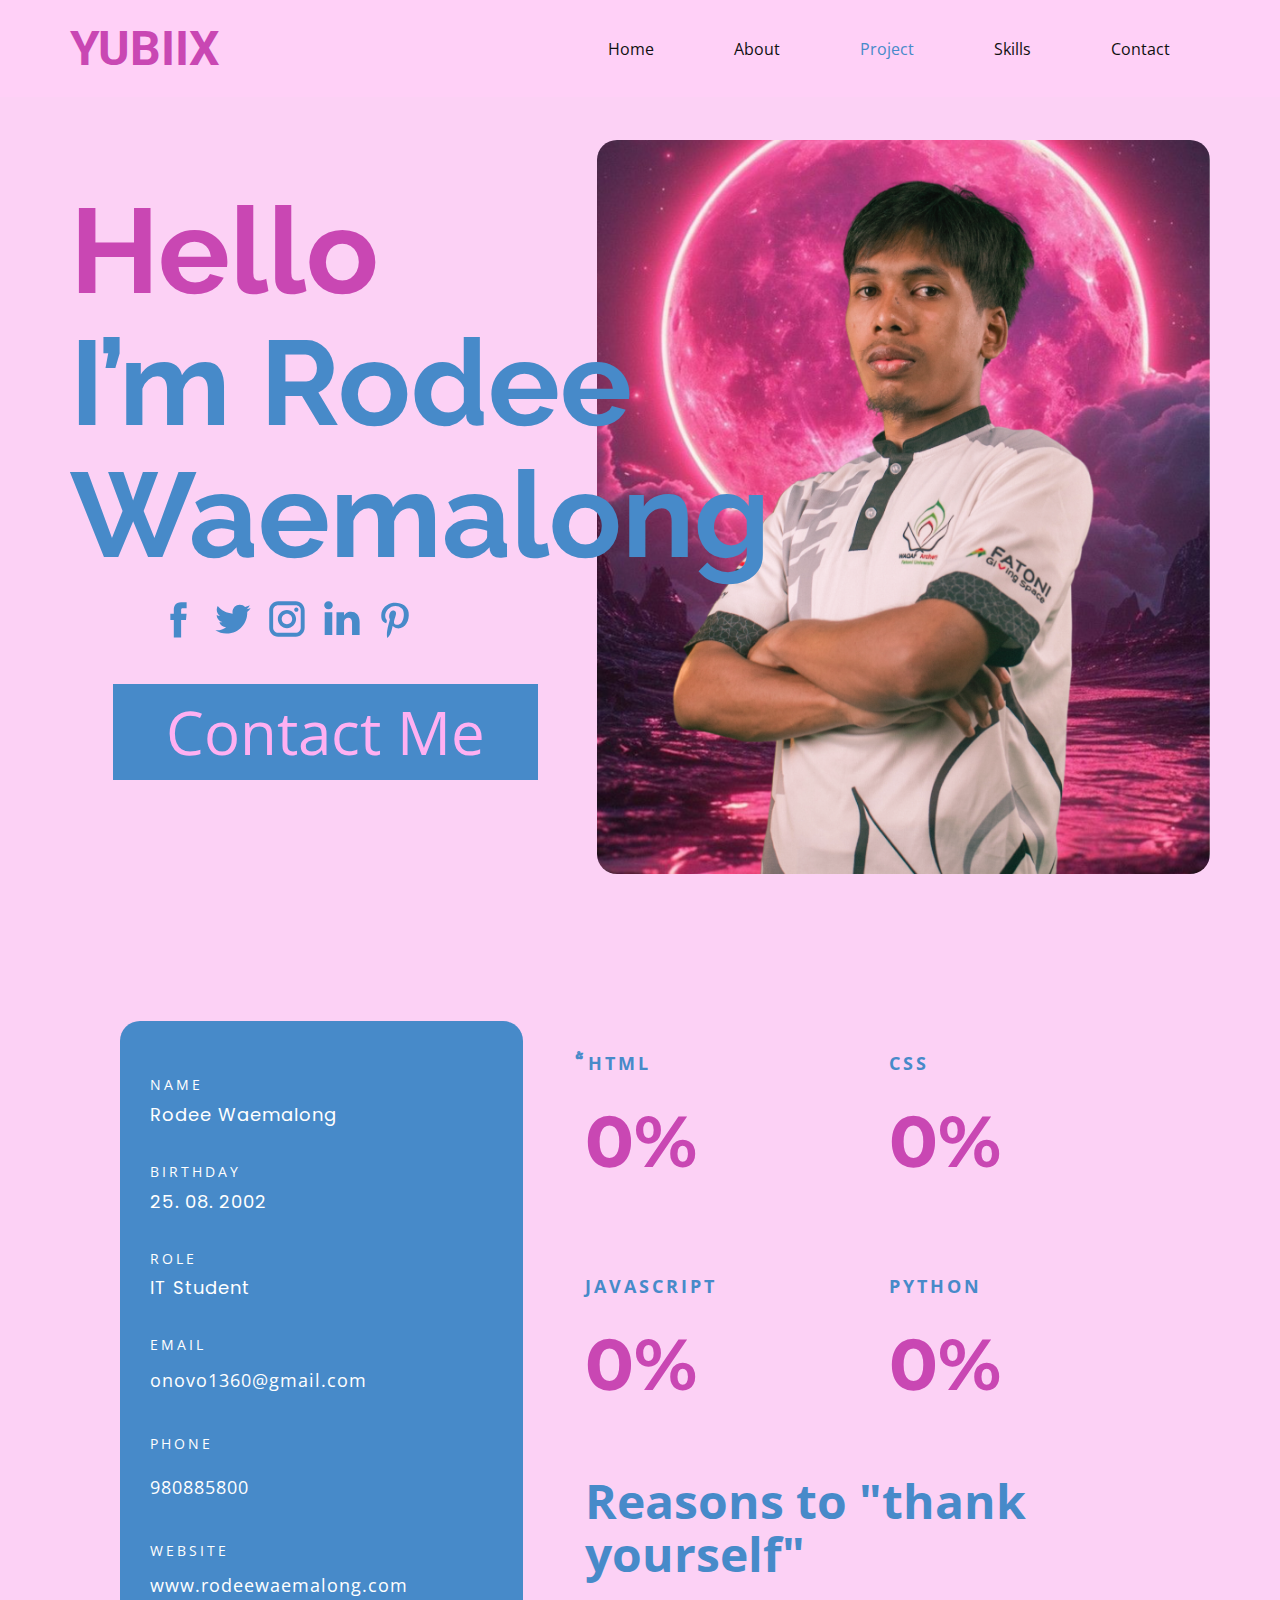
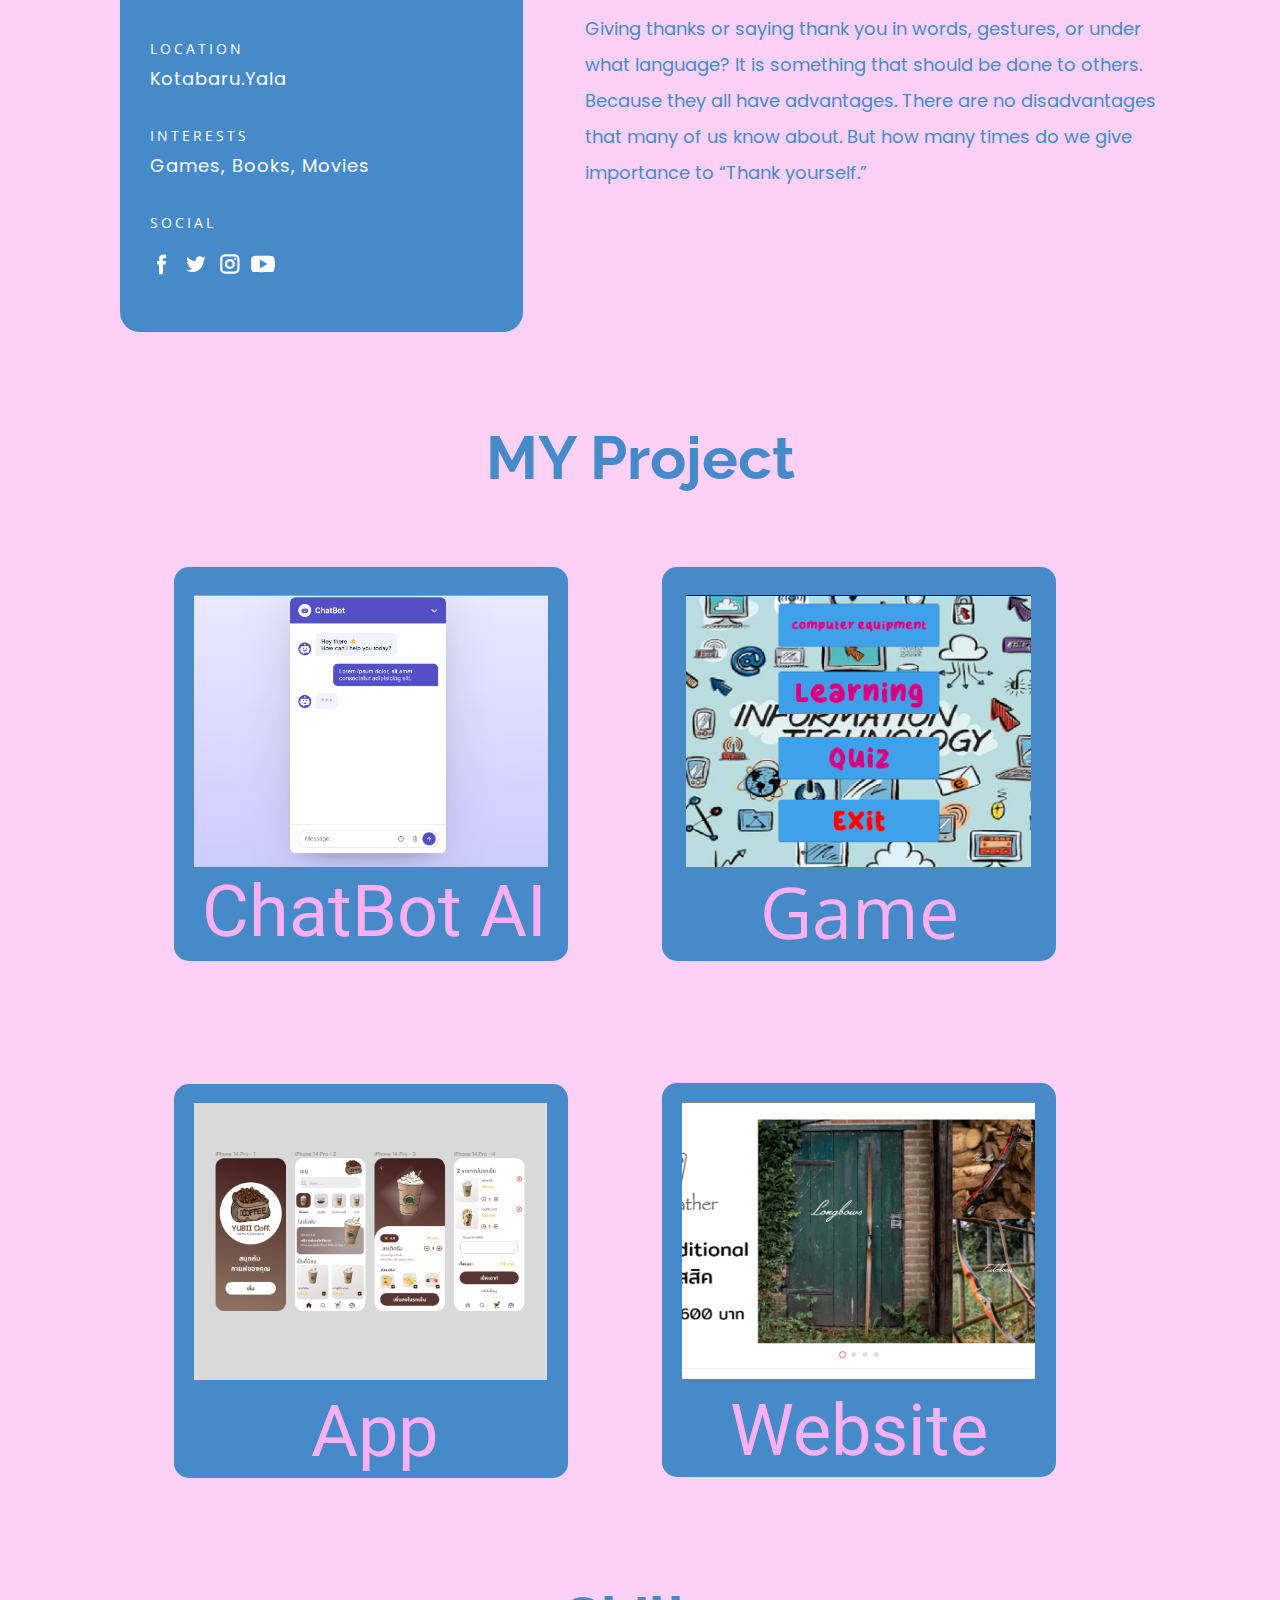
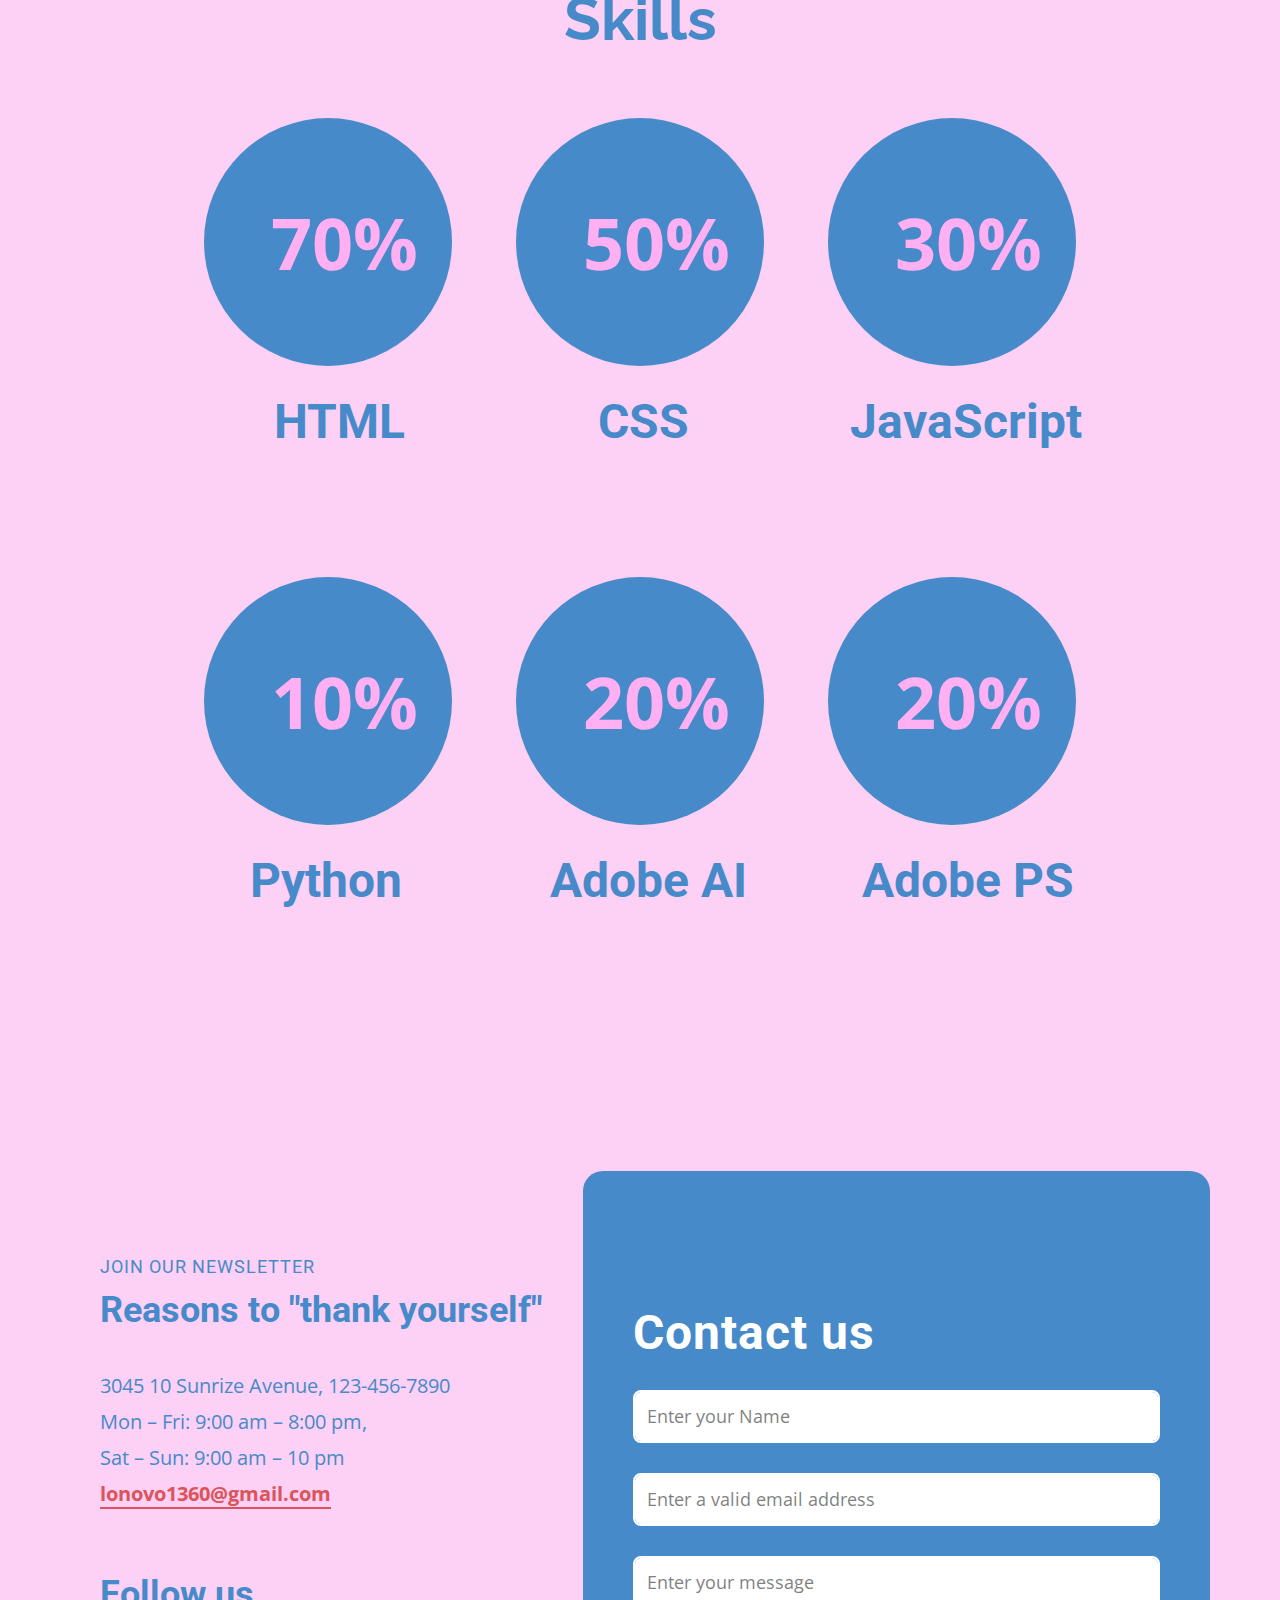
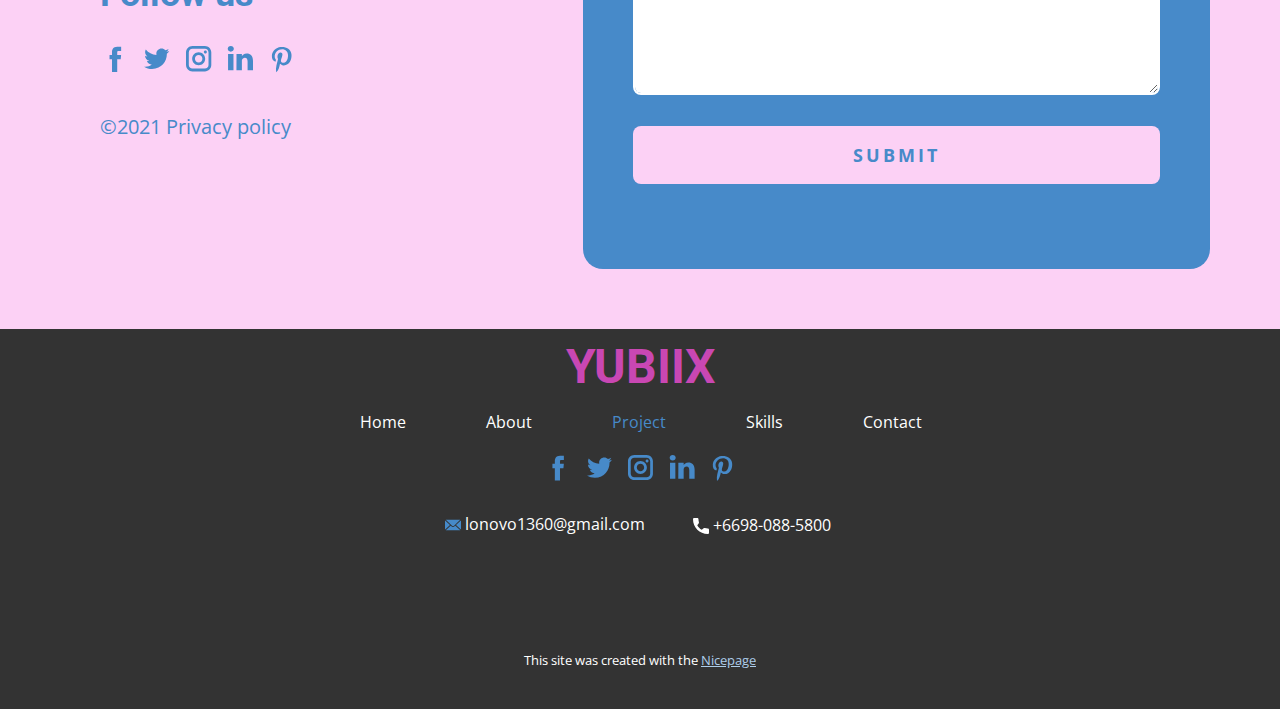
<file: Site1/index.html>
<!DOCTYPE html>
<html style="font-size: 16px;" lang="en"><head>
    <meta name="viewport" content="width=device-width, initial-scale=1.0">
    <meta charset="utf-8">
    <meta name="keywords" content="YUBIIX, Hello
I’m RodeeWaemalong, Nam ultrices ultrices nec tortor pulvinar esteras loremips est, Experiences, Our Portfolio, Nam ultrices ultrices nec tortor pulvinar esteras loremips est orem., Follow us, Contact us, INTUITIVE">
    <meta name="description" content="">
    <title>Project</title>
    <link rel="stylesheet" href="nicepage.css" media="screen">
<link rel="stylesheet" href="index.css" media="screen">
    <script class="u-script" type="text/javascript" src="jquery.js" defer=""></script>
    <script class="u-script" type="text/javascript" src="nicepage.js" defer=""></script>
    <meta name="generator" content="Nicepage 6.20.0, nicepage.com">
    <meta name="referrer" content="origin">
    <link id="u-theme-google-font" rel="stylesheet" href="https://fonts.googleapis.com/css?family=Roboto:100,100i,300,300i,400,400i,500,500i,700,700i,900,900i|Open+Sans:300,300i,400,400i,500,500i,600,600i,700,700i,800,800i">
    <link id="u-page-google-font" rel="stylesheet" href="https://fonts.googleapis.com/css?family=Raleway:100,100i,200,200i,300,300i,400,400i,500,500i,600,600i,700,700i,800,800i,900,900i|Open+Sans:300,300i,400,400i,500,500i,600,600i,700,700i,800,800i|Montserrat:100,100i,200,200i,300,300i,400,400i,500,500i,600,600i,700,700i,800,800i,900,900i|Raleway:100,100i,200,200i,300,300i,400,400i,500,500i,600,600i,700,700i,800,800i,900,900i|Poppins:100,100i,200,200i,300,300i,400,400i,500,500i,600,600i,700,700i,800,800i,900,900i">
    
    
    
    
    
    
    
    <script type="application/ld+json">{
		"@context": "http://schema.org",
		"@type": "Organization",
		"name": "",
		"sameAs": [
				"https://facebook.com/facebook.com",
				"https://twitter.com/twitter.com",
				"https://www.instagram.com/instagram.com",
				"https://linkedin.com/in/linkedin.com",
				"https://pinterest.com/pinterest.com"
		]
}</script>
    <meta name="theme-color" content="#478ac9">
    <meta name="twitter:site" content="@">
    <meta name="twitter:card" content="summary_large_image">
    <meta name="twitter:title" content="Project">
    <meta name="twitter:description" content="">
    <meta property="og:title" content="Project">
    <meta property="og:type" content="website">
  <meta data-intl-tel-input-cdn-path="intlTelInput/"></head>
  <body data-home-page="Project.html" data-home-page-title="Project" data-path-to-root="./" data-include-products="false" class="u-body u-xl-mode" data-lang="en"><header class="u-clearfix u-custom-color-3 u-header u-header" id="sec-2d95"><div class="u-clearfix u-sheet u-sheet-1">
        <nav class="u-menu u-menu-one-level u-offcanvas u-menu-1">
          <div class="menu-collapse" style="font-size: 1rem; letter-spacing: 0px;">
            <a class="u-button-style u-custom-left-right-menu-spacing u-custom-padding-bottom u-custom-top-bottom-menu-spacing u-nav-link u-text-active-palette-1-base u-text-hover-palette-2-base" href="#">
              <svg class="u-svg-link" viewBox="0 0 24 24"><use xlink:href="#menu-hamburger"></use></svg>
              <svg class="u-svg-content" version="1.1" id="menu-hamburger" viewBox="0 0 16 16" x="0px" y="0px" xmlns:xlink="http://www.w3.org/1999/xlink" xmlns="http://www.w3.org/2000/svg"><g><rect y="1" width="16" height="2"></rect><rect y="7" width="16" height="2"></rect><rect y="13" width="16" height="2"></rect>
</g></svg>
            </a>
          </div>
          <div class="u-custom-menu u-nav-container">
            <ul class="u-nav u-unstyled u-nav-1"><li class="u-nav-item"><a class="u-button-style u-nav-link u-text-active-palette-1-base u-text-hover-palette-2-base" href="./" style="padding: 10px 40px;">Home</a>
</li><li class="u-nav-item"><a class="u-button-style u-nav-link u-text-active-palette-1-base u-text-hover-palette-2-base" href="Skills.html" style="padding: 10px 40px;">About</a>
</li><li class="u-nav-item"><a class="u-button-style u-nav-link u-text-active-palette-1-base u-text-hover-palette-2-base" href="./" style="padding: 10px 40px;">Project</a>
</li><li class="u-nav-item"><a class="u-button-style u-nav-link u-text-active-palette-1-base u-text-hover-palette-2-base" href="Skills.html" style="padding: 10px 40px;">Skills</a>
</li><li class="u-nav-item"><a class="u-button-style u-nav-link u-text-active-palette-1-base u-text-hover-palette-2-base" href="Contact.html" style="padding: 10px 40px;">Contact</a>
</li></ul>
          </div>
          <div class="u-custom-menu u-nav-container-collapse">
            <div class="u-black u-container-style u-inner-container-layout u-opacity u-opacity-95 u-sidenav">
              <div class="u-inner-container-layout u-sidenav-overflow">
                <div class="u-menu-close"></div>
                <ul class="u-align-center u-nav u-popupmenu-items u-unstyled u-nav-2"><li class="u-nav-item"><a class="u-button-style u-nav-link" href="./">Home</a>
</li><li class="u-nav-item"><a class="u-button-style u-nav-link" href="Skills.html">About</a>
</li><li class="u-nav-item"><a class="u-button-style u-nav-link" href="./">Project</a>
</li><li class="u-nav-item"><a class="u-button-style u-nav-link" href="Skills.html">Skills</a>
</li><li class="u-nav-item"><a class="u-button-style u-nav-link" href="Contact.html">Contact</a>
</li></ul>
              </div>
            </div>
            <div class="u-black u-menu-overlay u-opacity u-opacity-70"></div>
          </div>
        </nav>
        <h1 class="u-text u-text-custom-color-1 u-text-default u-text-1">YUBIIX</h1>
      </div></header>
    <section class="u-clearfix u-custom-color-4 u-section-1" id="carousel_3363">
      <div class="u-clearfix u-sheet u-sheet-1">
        <img class="u-expanded-width-sm u-expanded-width-xs u-image u-image-round u-radius-20 u-image-1" src="images/profile.png" alt="" data-image-width="1587" data-image-height="2245">
        <div class="u-container-style u-expanded-width-sm u-expanded-width-xs u-group u-group-1">
          <div class="u-container-layout u-valign-middle-lg u-valign-top-xs u-container-layout-1">
            <h2 class="u-align-left u-custom-font u-font-raleway u-text u-text-palette-1-base u-text-1">
              <span class="u-text-custom-color-1">Hello </span>
              <span class="u-text-custom-color-2">
                <br>
              </span>I’m Rodee<br>Waemalong
            </h2>
            <div class="u-align-left u-social-icons u-spacing-10 u-social-icons-1">
              <a class="u-social-url" target="_blank" href="https://facebook.com/facebook.com"><span class="u-icon u-icon-circle u-social-facebook u-social-icon u-text-palette-1-base u-icon-1">
                    <svg class="u-svg-link" preserveAspectRatio="xMidYMin slice" viewBox="0 0 112 112" style=""><use xlink:href="#svg-a686"></use></svg>
                    <svg x="0px" y="0px" viewBox="0 0 112 112" id="svg-a686" class="u-svg-content"><path d="M75.5,28.8H65.4c-1.5,0-4,0.9-4,4.3v9.4h13.9l-1.5,15.8H61.4v45.1H42.8V58.3h-8.8V42.4h8.8V32.2 c0-7.4,3.4-18.8,18.8-18.8h13.8v15.4H75.5z"></path></svg>
                  </span>
              </a>
              <a class="u-social-url" target="_blank" href="https://twitter.com/twitter.com"><span class="u-icon u-icon-circle u-social-icon u-social-twitter u-text-palette-1-base u-icon-2">
                    <svg class="u-svg-link" preserveAspectRatio="xMidYMin slice" viewBox="0 0 112 112" style=""><use xlink:href="#svg-29d3"></use></svg>
                    <svg x="0px" y="0px" viewBox="0 0 112 112" id="svg-29d3" class="u-svg-content"><path d="M92.2,38.2c0,0.8,0,1.6,0,2.3c0,24.3-18.6,52.4-52.6,52.4c-10.6,0.1-20.2-2.9-28.5-8.2 c1.4,0.2,2.9,0.2,4.4,0.2c8.7,0,16.7-2.9,23-7.9c-8.1-0.2-14.9-5.5-17.3-12.8c1.1,0.2,2.4,0.2,3.4,0.2c1.6,0,3.3-0.2,4.8-0.7 c-8.4-1.6-14.9-9.2-14.9-18c0-0.2,0-0.2,0-0.2c2.5,1.4,5.4,2.2,8.4,2.3c-5-3.3-8.3-8.9-8.3-15.4c0-3.4,1-6.5,2.5-9.2 c9.1,11.1,22.7,18.5,38,19.2c-0.2-1.4-0.4-2.8-0.4-4.3c0.1-10,8.3-18.2,18.5-18.2c5.4,0,10.1,2.2,13.5,5.7c4.3-0.8,8.1-2.3,11.7-4.5 c-1.4,4.3-4.3,7.9-8.1,10.1c3.7-0.4,7.3-1.4,10.6-2.9C98.9,32.3,95.7,35.5,92.2,38.2z"></path></svg>
                  </span>
              </a>
              <a class="u-social-url" target="_blank" href="https://www.instagram.com/instagram.com"><span class="u-icon u-icon-circle u-social-icon u-social-instagram u-text-palette-1-base u-icon-3">
                    <svg class="u-svg-link" preserveAspectRatio="xMidYMin slice" viewBox="0 0 112 112" style=""><use xlink:href="#svg-7c67"></use></svg>
                    <svg x="0px" y="0px" viewBox="0 0 112 112" id="svg-7c67" class="u-svg-content"><path d="M55.9,32.9c-12.8,0-23.2,10.4-23.2,23.2s10.4,23.2,23.2,23.2s23.2-10.4,23.2-23.2S68.7,32.9,55.9,32.9z M55.9,69.4c-7.4,0-13.3-6-13.3-13.3c-0.1-7.4,6-13.3,13.3-13.3s13.3,6,13.3,13.3C69.3,63.5,63.3,69.4,55.9,69.4z"></path><path d="M79.7,26.8c-3,0-5.4,2.5-5.4,5.4s2.5,5.4,5.4,5.4c3,0,5.4-2.5,5.4-5.4S82.7,26.8,79.7,26.8z"></path><path d="M78.2,11H33.5C21,11,10.8,21.3,10.8,33.7v44.7c0,12.6,10.2,22.8,22.7,22.8h44.7c12.6,0,22.7-10.2,22.7-22.7 V33.7C100.8,21.1,90.6,11,78.2,11z M91,78.4c0,7.1-5.8,12.8-12.8,12.8H33.5c-7.1,0-12.8-5.8-12.8-12.8V33.7 c0-7.1,5.8-12.8,12.8-12.8h44.7c7.1,0,12.8,5.8,12.8,12.8V78.4z"></path></svg>
                  </span>
              </a>
              <a class="u-social-url" target="_blank" href="https://linkedin.com/in/linkedin.com"><span class="u-icon u-icon-circle u-social-icon u-social-linkedin u-text-palette-1-base u-icon-4">
                    <svg class="u-svg-link" preserveAspectRatio="xMidYMin slice" viewBox="0 0 112 112" style=""><use xlink:href="#svg-8729"></use></svg>
                    <svg x="0px" y="0px" viewBox="0 0 112 112" id="svg-8729" class="u-svg-content"><path d="M33.8,96.8H14.5v-58h19.3V96.8z M24.1,30.9L24.1,30.9c-6.6,0-10.8-4.5-10.8-10.1c0-5.8,4.3-10.1,10.9-10.1 S34.9,15,35.1,20.8C35.1,26.4,30.8,30.9,24.1,30.9z M103.3,96.8H84.1v-31c0-7.8-2.7-13.1-9.8-13.1c-5.3,0-8.5,3.6-9.9,7.1 c-0.6,1.3-0.6,3-0.6,4.8V97H44.5c0,0,0.3-52.6,0-58h19.3v8.2c2.6-3.9,7.2-9.6,17.4-9.6c12.7,0,22.2,8.4,22.2,26.1V96.8z"></path></svg>
                  </span>
              </a>
              <a class="u-social-url" target="_blank" href="https://pinterest.com/pinterest.com"><span class="u-icon u-icon-circle u-social-icon u-social-pinterest u-text-palette-1-base u-icon-5">
                    <svg class="u-svg-link" preserveAspectRatio="xMidYMin slice" viewBox="0 0 112 112" style=""><use xlink:href="#svg-5d66"></use></svg>
                    <svg x="0px" y="0px" viewBox="0 0 112 112" id="svg-5d66" class="u-svg-content"><path d="M61.9,79.8c-5.5-0.3-7.8-3.1-12-5.8c-2.3,12.4-5.4,24.3-13.8,30.5c-2.6-18.7,3.8-32.8,6.9-47.7 c-5.1-8.7,0.7-26.2,11.5-21.9c13.5,5.4-11.6,32.3,5.1,35.7c17.6,3.5,24.7-30.5,13.8-41.4c-15.7-16.1-45.7-0.5-42,22.3 c0.9,5.6,6.7,7.2,2.3,15c-10.1-2.2-13-10.2-12.7-20.7c0.6-17.3,15.5-29.3,30.5-31.1c19-2.2,36.8,6.9,39.2,24.7 C93.4,59.5,82.3,81.3,61.9,79.8z"></path></svg>
                  </span>
              </a>
            </div>
            <a href="#" class="u-btn u-button-style u-text-custom-color-5 u-btn-1">Contact​ Me</a>
          </div>
        </div>
      </div>
    </section>
    <section class="u-align-center u-clearfix u-container-align-center u-custom-color-4 u-section-2" id="carousel_0d53">
      <div class="u-clearfix u-sheet u-valign-middle-sm u-valign-middle-xs u-sheet-1">
        <div class="u-container-style u-expanded-width-sm u-expanded-width-xs u-group u-palette-1-base u-radius-20 u-shape-round u-group-1">
          <div class="u-container-layout u-valign-middle u-container-layout-1">
            <h6 class="u-custom-font u-font-open-sans u-text u-text-1">name</h6>
            <p class="u-custom-font u-text u-text-2">Rodee Waemalong</p>
            <h6 class="u-custom-font u-font-open-sans u-text u-text-3">Birthday</h6>
            <p class="u-custom-font u-text u-text-4">25. 08. 2002</p>
            <h6 class="u-custom-font u-font-open-sans u-text u-text-5">Role</h6>
            <p class="u-custom-font u-text u-text-6">IT Student</p>
            <h6 class="u-custom-font u-font-open-sans u-text u-text-7">Email</h6>
            <a href="#" class="u-border-1 u-border-active-palette-2-base u-border-hover-palette-2-base u-border-no-left u-border-no-right u-border-no-top u-btn u-button-style u-none u-text-active-palette-2-base u-text-body-alt-color u-text-hover-palette-2-base u-btn-1">onovo1360@gmail.com </a>
            <h6 class="u-custom-font u-font-open-sans u-text u-text-8">Phone</h6>
            <a href="tel:+987987654321" class="u-border-1 u-border-active-palette-2-base u-border-hover-palette-2-base u-border-no-left u-border-no-right u-border-no-top u-btn u-button-style u-none u-text-active-palette-2-base u-text-body-alt-color u-text-hover-palette-2-base u-btn-2">980885800 </a>
            <h6 class="u-custom-font u-font-open-sans u-text u-text-9">Website</h6>
            <a href="#" class="u-border-1 u-border-active-palette-2-base u-border-hover-palette-2-base u-border-no-left u-border-no-right u-border-no-top u-btn u-button-style u-none u-text-active-palette-2-base u-text-body-alt-color u-text-hover-palette-2-base u-btn-3">www.rodeewaemalong.com</a>
            <h6 class="u-custom-font u-font-open-sans u-text u-text-10">location</h6>
            <p class="u-custom-font u-text u-text-11">Kotabaru.Yala</p>
            <h6 class="u-custom-font u-font-open-sans u-text u-text-12">Interests</h6>
            <p class="u-custom-font u-text u-text-13">Games, Books, Movies</p>
            <h6 class="u-custom-font u-font-open-sans u-text u-text-14">Social</h6>
            <div class="u-social-icons u-spacing-10 u-social-icons-1">
              <a class="u-social-url" title="facebook" target="_blank" href="https://facebook.com/name"><span class="u-icon u-icon-circle u-social-facebook u-social-icon u-text-white"><svg class="u-svg-link" preserveAspectRatio="xMidYMin slice" viewBox="0 0 112 112" style=""><use xlink:href="#svg-4113"></use></svg><svg class="u-svg-content" viewBox="0 0 112 112" x="0" y="0" id="svg-4113"><path fill="currentColor" d="M75.5,28.8H65.4c-1.5,0-4,0.9-4,4.3v9.4h13.9l-1.5,15.8H61.4v45.1H42.8V58.3h-8.8V42.4h8.8V32.2
c0-7.4,3.4-18.8,18.8-18.8h13.8v15.4H75.5z"></path></svg></span>
              </a>
              <a class="u-social-url" title="twitter" target="_blank" href="https://twitter.com/name"><span class="u-icon u-icon-circle u-social-icon u-social-twitter u-text-white"><svg class="u-svg-link" preserveAspectRatio="xMidYMin slice" viewBox="0 0 112 112" style=""><use xlink:href="#svg-3c2e"></use></svg><svg class="u-svg-content" viewBox="0 0 112 112" x="0" y="0" id="svg-3c2e"><path fill="currentColor" d="M92.2,38.2c0,0.8,0,1.6,0,2.3c0,24.3-18.6,52.4-52.6,52.4c-10.6,0.1-20.2-2.9-28.5-8.2
	c1.4,0.2,2.9,0.2,4.4,0.2c8.7,0,16.7-2.9,23-7.9c-8.1-0.2-14.9-5.5-17.3-12.8c1.1,0.2,2.4,0.2,3.4,0.2c1.6,0,3.3-0.2,4.8-0.7
	c-8.4-1.6-14.9-9.2-14.9-18c0-0.2,0-0.2,0-0.2c2.5,1.4,5.4,2.2,8.4,2.3c-5-3.3-8.3-8.9-8.3-15.4c0-3.4,1-6.5,2.5-9.2
	c9.1,11.1,22.7,18.5,38,19.2c-0.2-1.4-0.4-2.8-0.4-4.3c0.1-10,8.3-18.2,18.5-18.2c5.4,0,10.1,2.2,13.5,5.7c4.3-0.8,8.1-2.3,11.7-4.5
	c-1.4,4.3-4.3,7.9-8.1,10.1c3.7-0.4,7.3-1.4,10.6-2.9C98.9,32.3,95.7,35.5,92.2,38.2z"></path></svg></span>
              </a>
              <a class="u-social-url" title="instagram" target="_blank" href="https://instagram.com/name"><span class="u-icon u-icon-circle u-social-icon u-social-instagram u-text-white"><svg class="u-svg-link" preserveAspectRatio="xMidYMin slice" viewBox="0 0 112 112" style=""><use xlink:href="#svg-a922"></use></svg><svg class="u-svg-content" viewBox="0 0 112 112" x="0" y="0" id="svg-a922"><path fill="currentColor" d="M55.9,32.9c-12.8,0-23.2,10.4-23.2,23.2s10.4,23.2,23.2,23.2s23.2-10.4,23.2-23.2S68.7,32.9,55.9,32.9z
	 M55.9,69.4c-7.4,0-13.3-6-13.3-13.3c-0.1-7.4,6-13.3,13.3-13.3s13.3,6,13.3,13.3C69.3,63.5,63.3,69.4,55.9,69.4z"></path><path fill="#FFFFFF" d="M79.7,26.8c-3,0-5.4,2.5-5.4,5.4s2.5,5.4,5.4,5.4c3,0,5.4-2.5,5.4-5.4S82.7,26.8,79.7,26.8z"></path><path fill="currentColor" d="M78.2,11H33.5C21,11,10.8,21.3,10.8,33.7v44.7c0,12.6,10.2,22.8,22.7,22.8h44.7c12.6,0,22.7-10.2,22.7-22.7
	V33.7C100.8,21.1,90.6,11,78.2,11z M91,78.4c0,7.1-5.8,12.8-12.8,12.8H33.5c-7.1,0-12.8-5.8-12.8-12.8V33.7
	c0-7.1,5.8-12.8,12.8-12.8h44.7c7.1,0,12.8,5.8,12.8,12.8V78.4z"></path></svg></span>
              </a>
              <a class="u-social-url" target="_blank" data-type="Custom" title="Custom" href=""><span class="u-icon u-icon-circle u-social-custom u-social-icon u-text-white u-icon-4"><svg class="u-svg-link" preserveAspectRatio="xMidYMin slice" viewBox="0 0 512 512" style=""><use xlink:href="#svg-a7cd"></use></svg><svg class="u-svg-content" viewBox="0 0 512 512" x="0px" y="0px" id="svg-a7cd" style="enable-background:new 0 0 512 512;"><g><g><path d="M490.24,113.92c-13.888-24.704-28.96-29.248-59.648-30.976C399.936,80.864,322.848,80,256.064,80    c-66.912,0-144.032,0.864-174.656,2.912c-30.624,1.76-45.728,6.272-59.744,31.008C7.36,138.592,0,181.088,0,255.904    C0,255.968,0,256,0,256c0,0.064,0,0.096,0,0.096v0.064c0,74.496,7.36,117.312,21.664,141.728    c14.016,24.704,29.088,29.184,59.712,31.264C112.032,430.944,189.152,432,256.064,432c66.784,0,143.872-1.056,174.56-2.816    c30.688-2.08,45.76-6.56,59.648-31.264C504.704,373.504,512,330.688,512,256.192c0,0,0-0.096,0-0.16c0,0,0-0.064,0-0.096    C512,181.088,504.704,138.592,490.24,113.92z M192,352V160l160,96L192,352z"></path>
</g>
</g></svg></span>
              </a>
            </div>
          </div>
        </div>
        <div class="u-expanded-width-sm u-expanded-width-xs u-list u-list-1">
          <div class="u-repeater u-repeater-1">
            <div class="u-align-left u-container-align-left u-container-style u-list-item u-repeater-item u-shape-rectangle">
              <div class="u-container-layout u-similar-container u-valign-middle-lg u-valign-middle-md u-valign-middle-sm u-valign-middle-xl u-container-layout-2">
                <p class="u-text u-text-palette-1-base u-text-15">็ํHTML</p>
                <h3 class="u-custom-font u-font-montserrat u-text u-text-custom-color-1 u-text-16" data-animation-name="counter" data-animation-event="scroll" data-animation-duration="3000">70%</h3>
              </div>
            </div>
            <div class="u-align-left u-container-align-left u-container-style u-list-item u-repeater-item u-shape-rectangle">
              <div class="u-container-layout u-similar-container u-valign-middle-lg u-valign-middle-md u-valign-middle-sm u-valign-middle-xl u-container-layout-3">
                <p class="u-text u-text-palette-1-base u-text-17">CSS</p>
                <h3 class="u-custom-font u-font-montserrat u-text u-text-custom-color-1 u-text-18" data-animation-name="counter" data-animation-event="scroll" data-animation-duration="3000">50%</h3>
              </div>
            </div>
            <div class="u-align-left u-container-align-left u-container-style u-list-item u-repeater-item u-shape-rectangle">
              <div class="u-container-layout u-similar-container u-valign-middle-lg u-valign-middle-md u-valign-middle-sm u-valign-middle-xl u-container-layout-4">
                <p class="u-text u-text-palette-1-base u-text-19">Javascript</p>
                <h3 class="u-custom-font u-font-montserrat u-text u-text-custom-color-1 u-text-20" data-animation-name="counter" data-animation-event="scroll" data-animation-duration="3000">30%</h3>
              </div>
            </div>
            <div class="u-align-left u-container-align-left u-container-style u-list-item u-repeater-item u-shape-rectangle">
              <div class="u-container-layout u-similar-container u-valign-middle-lg u-valign-middle-md u-valign-middle-sm u-valign-middle-xl u-container-layout-5">
                <p class="u-text u-text-palette-1-base u-text-21">python</p>
                <h3 class="u-custom-font u-font-montserrat u-text u-text-custom-color-1 u-text-22" data-animation-name="counter" data-animation-event="scroll" data-animation-duration="3000">10%</h3>
              </div>
            </div>
          </div>
        </div>
        <div class="u-container-style u-expanded-width-sm u-expanded-width-xs u-group u-group-2">
          <div class="u-container-layout u-container-layout-6">
            <h2 class="u-align-left u-custom-font u-font-open-sans u-text u-text-palette-1-base u-text-23"> Reasons to "thank yourself"</h2>
            <p class="u-align-left u-custom-font u-text u-text-palette-1-base u-text-24"> Giving thanks or saying thank you in words, gestures, or under what language? It is something that should be done to others. Because they all have advantages. There are no disadvantages that many of us know about. But how many times do we give importance to “Thank yourself.” </p>
          </div>
        </div>
      </div>
    </section>
    <section class="u-align-center u-clearfix u-custom-color-4 u-section-3" id="carousel_dee0">
      <div class="u-clearfix u-sheet u-valign-middle-sm u-valign-middle-xs u-sheet-1">
        <h1 class="u-text u-text-palette-1-base u-text-1">MY Project</h1>
        <div class="u-palette-1-base u-preserve-proportions u-radius u-shape u-shape-round u-shape-1"></div>
        <img class="u-image u-image-default u-image-1" src="images/Screenshot2024-10-09235548.png" alt="" data-image-width="1919" data-image-height="917">
        <h1 class="u-text u-text-custom-color-5 u-text-2">ChatBot AI </h1>
        <div class="u-palette-1-base u-preserve-proportions u-radius u-shape u-shape-round u-shape-2"></div>
        <img class="u-image u-image-default u-image-2" src="images/Screenshot2023-10-08160337.png" alt="" data-image-width="952" data-image-height="589">
        <p class="u-text u-text-custom-color-5 u-text-3">
          <span style="font-weight: 400;">Game</span>
        </p>
        <div class="u-palette-1-base u-preserve-proportions u-radius u-shape u-shape-round u-shape-3"></div>
        <img class="u-image u-image-default u-image-3" src="images/Screenshot2024-03-03010634.png" alt="" data-image-width="1090" data-image-height="756">
        <h1 class="u-text u-text-custom-color-5 u-text-4">App</h1>
        <div class="u-palette-1-base u-preserve-proportions u-radius u-shape u-shape-round u-shape-4"></div>
        <img class="u-image u-image-default u-image-4" src="images/Screenshot2023-11-22135432.png" alt="" data-image-width="1394" data-image-height="619">
        <h1 class="u-text u-text-custom-color-5 u-text-5">Website</h1>
      </div>
    </section>
    <section class="u-align-center u-clearfix u-custom-color-4 u-section-4" id="carousel_839e">
      <div class="u-clearfix u-sheet u-valign-middle-sm u-valign-middle-xs u-sheet-1">
        <h1 class="u-text u-text-palette-1-base u-text-1">Skills</h1>
        <div class="u-list u-list-1">
          <div class="u-repeater u-repeater-1">
            <div class="u-container-style u-list-item u-repeater-item">
              <div class="u-container-layout u-similar-container u-container-layout-1">
                <div class="u-custom-item u-expanded-width u-palette-1-base u-preserve-proportions u-shape u-shape-circle u-shape-1">
                  <div class="u-preserve-proportions-child" style="padding-top: 100%;"></div>
                </div>
                <p class="u-text u-text-custom-color-5 u-text-2">70%</p>
                <h1 class="u-text u-text-palette-1-base u-text-3">&nbsp; &nbsp; HTML</h1>
              </div>
            </div>
            <div class="u-container-style u-list-item u-repeater-item">
              <div class="u-container-layout u-similar-container u-container-layout-2">
                <div class="u-custom-item u-expanded-width u-palette-1-base u-preserve-proportions u-shape u-shape-circle u-shape-2">
                  <div class="u-preserve-proportions-child" style="padding-top: 100%;"></div>
                </div>
                <p class="u-text u-text-custom-color-5 u-text-4">50%</p>
                <h1 class="u-text u-text-palette-1-base u-text-5">&nbsp; &nbsp; &nbsp;CSS</h1>
              </div>
            </div>
            <div class="u-container-style u-list-item u-repeater-item">
              <div class="u-container-layout u-similar-container u-container-layout-3">
                <div class="u-custom-item u-expanded-width u-palette-1-base u-preserve-proportions u-shape u-shape-circle u-shape-3">
                  <div class="u-preserve-proportions-child" style="padding-top: 100%;"></div>
                </div>
                <p class="u-text u-text-custom-color-5 u-text-6">30%</p>
                <h1 class="u-text u-text-palette-1-base u-text-7">JavaScript</h1>
              </div>
            </div>
            <div class="u-container-style u-list-item u-repeater-item">
              <div class="u-container-layout u-similar-container u-container-layout-4">
                <div class="u-custom-item u-expanded-width u-palette-1-base u-preserve-proportions u-shape u-shape-circle u-shape-4">
                  <div class="u-preserve-proportions-child" style="padding-top: 100%;"></div>
                </div>
                <p class="u-text u-text-custom-color-5 u-text-8">10%</p>
                <h1 class="u-text u-text-palette-1-base u-text-9">&nbsp; Python </h1>
              </div>
            </div>
            <div class="u-container-style u-list-item u-repeater-item">
              <div class="u-container-layout u-similar-container u-container-layout-5">
                <div class="u-custom-item u-expanded-width u-palette-1-base u-preserve-proportions u-shape u-shape-circle u-shape-5">
                  <div class="u-preserve-proportions-child" style="padding-top: 100%;"></div>
                </div>
                <p class="u-text u-text-custom-color-5 u-text-10">20%</p>
                <h1 class="u-text u-text-palette-1-base u-text-11">&nbsp;Adobe AI</h1>
              </div>
            </div>
            <div class="u-container-style u-list-item u-repeater-item">
              <div class="u-container-layout u-similar-container u-container-layout-6">
                <div class="u-custom-item u-expanded-width u-palette-1-base u-preserve-proportions u-shape u-shape-circle u-shape-6">
                  <div class="u-preserve-proportions-child" style="padding-top: 100%;"></div>
                </div>
                <p class="u-text u-text-custom-color-5 u-text-12">20%</p>
                <h1 class="u-text u-text-palette-1-base u-text-13">&nbsp;Adobe PS</h1>
              </div>
            </div>
          </div>
        </div>
      </div>
    </section>
    <section class="u-clearfix u-custom-color-4 u-expanded-width-xl u-section-5" id="carousel_262f">
      <div class="u-clearfix u-sheet u-sheet-1">
        <div class="data-layout-selected u-clearfix u-expanded-width u-gutter-0 u-layout-wrap u-layout-wrap-1">
          <div class="u-gutter-0 u-layout">
            <div class="u-layout-row">
              <div class="u-align-left u-container-align-left u-container-style u-layout-cell u-shape-rectangle u-size-27-lg u-size-27-xl u-size-30-md u-size-30-sm u-size-30-xs u-layout-cell-1">
                <div class="u-container-layout u-container-layout-1">
                  <h6 class="u-text u-text-palette-1-base u-text-1">Join our newsletter</h6>
                  <h2 class="u-text u-text-palette-1-base u-text-2"> Reasons to "thank yourself"</h2>
                  <p class="u-text u-text-palette-1-base u-text-3">3045 10 Sunrize Avenue, 123-456-7890<br>Mon – Fri: 9:00 am – 8:00 pm,<br>Sat – Sun: 9:00 am – 10 pm<br>
                    <a href="#" class="u-active-none u-border-2 u-border-active-palette-1-light-1 u-border-hover-palette-1-light-1 u-border-no-left u-border-no-right u-border-no-top u-border-palette-2-base u-btn u-button-link u-button-style u-hover-none u-none u-text-palette-2-base u-btn-1">lonovo1360@gmail.com </a>
                  </p>
                  <h2 class="u-text u-text-palette-1-base u-text-4">Follow us</h2>
                  <div class="u-align-left u-social-icons u-spacing-10 u-social-icons-1">
                    <a class="u-social-url" target="_blank" href="https://facebook.com/facebook.com"><span class="u-icon u-icon-circle u-social-facebook u-social-icon u-text-palette-1-base u-icon-1">
                    <svg class="u-svg-link" preserveAspectRatio="xMidYMin slice" viewBox="0 0 112 112" style=""><use xlink:href="#svg-87ce"></use></svg>
                    <svg x="0px" y="0px" viewBox="0 0 112 112" id="svg-87ce" class="u-svg-content"><path d="M75.5,28.8H65.4c-1.5,0-4,0.9-4,4.3v9.4h13.9l-1.5,15.8H61.4v45.1H42.8V58.3h-8.8V42.4h8.8V32.2 c0-7.4,3.4-18.8,18.8-18.8h13.8v15.4H75.5z"></path></svg>
                  </span>
                    </a>
                    <a class="u-social-url" target="_blank" href="https://twitter.com/twitter.com"><span class="u-icon u-icon-circle u-social-icon u-social-twitter u-text-palette-1-base u-icon-2">
                    <svg class="u-svg-link" preserveAspectRatio="xMidYMin slice" viewBox="0 0 112 112" style=""><use xlink:href="#svg-88a8"></use></svg>
                    <svg x="0px" y="0px" viewBox="0 0 112 112" id="svg-88a8" class="u-svg-content"><path d="M92.2,38.2c0,0.8,0,1.6,0,2.3c0,24.3-18.6,52.4-52.6,52.4c-10.6,0.1-20.2-2.9-28.5-8.2 c1.4,0.2,2.9,0.2,4.4,0.2c8.7,0,16.7-2.9,23-7.9c-8.1-0.2-14.9-5.5-17.3-12.8c1.1,0.2,2.4,0.2,3.4,0.2c1.6,0,3.3-0.2,4.8-0.7 c-8.4-1.6-14.9-9.2-14.9-18c0-0.2,0-0.2,0-0.2c2.5,1.4,5.4,2.2,8.4,2.3c-5-3.3-8.3-8.9-8.3-15.4c0-3.4,1-6.5,2.5-9.2 c9.1,11.1,22.7,18.5,38,19.2c-0.2-1.4-0.4-2.8-0.4-4.3c0.1-10,8.3-18.2,18.5-18.2c5.4,0,10.1,2.2,13.5,5.7c4.3-0.8,8.1-2.3,11.7-4.5 c-1.4,4.3-4.3,7.9-8.1,10.1c3.7-0.4,7.3-1.4,10.6-2.9C98.9,32.3,95.7,35.5,92.2,38.2z"></path></svg>
                  </span>
                    </a>
                    <a class="u-social-url" target="_blank" href="https://www.instagram.com/instagram.com"><span class="u-icon u-icon-circle u-social-icon u-social-instagram u-text-palette-1-base u-icon-3">
                    <svg class="u-svg-link" preserveAspectRatio="xMidYMin slice" viewBox="0 0 112 112" style=""><use xlink:href="#svg-694e"></use></svg>
                    <svg x="0px" y="0px" viewBox="0 0 112 112" id="svg-694e" class="u-svg-content"><path d="M55.9,32.9c-12.8,0-23.2,10.4-23.2,23.2s10.4,23.2,23.2,23.2s23.2-10.4,23.2-23.2S68.7,32.9,55.9,32.9z M55.9,69.4c-7.4,0-13.3-6-13.3-13.3c-0.1-7.4,6-13.3,13.3-13.3s13.3,6,13.3,13.3C69.3,63.5,63.3,69.4,55.9,69.4z"></path><path d="M79.7,26.8c-3,0-5.4,2.5-5.4,5.4s2.5,5.4,5.4,5.4c3,0,5.4-2.5,5.4-5.4S82.7,26.8,79.7,26.8z"></path><path d="M78.2,11H33.5C21,11,10.8,21.3,10.8,33.7v44.7c0,12.6,10.2,22.8,22.7,22.8h44.7c12.6,0,22.7-10.2,22.7-22.7 V33.7C100.8,21.1,90.6,11,78.2,11z M91,78.4c0,7.1-5.8,12.8-12.8,12.8H33.5c-7.1,0-12.8-5.8-12.8-12.8V33.7 c0-7.1,5.8-12.8,12.8-12.8h44.7c7.1,0,12.8,5.8,12.8,12.8V78.4z"></path></svg>
                  </span>
                    </a>
                    <a class="u-social-url" target="_blank" href="https://linkedin.com/in/linkedin.com"><span class="u-icon u-icon-circle u-social-icon u-social-linkedin u-text-palette-1-base u-icon-4">
                    <svg class="u-svg-link" preserveAspectRatio="xMidYMin slice" viewBox="0 0 112 112" style=""><use xlink:href="#svg-1f32"></use></svg>
                    <svg x="0px" y="0px" viewBox="0 0 112 112" id="svg-1f32" class="u-svg-content"><path d="M33.8,96.8H14.5v-58h19.3V96.8z M24.1,30.9L24.1,30.9c-6.6,0-10.8-4.5-10.8-10.1c0-5.8,4.3-10.1,10.9-10.1 S34.9,15,35.1,20.8C35.1,26.4,30.8,30.9,24.1,30.9z M103.3,96.8H84.1v-31c0-7.8-2.7-13.1-9.8-13.1c-5.3,0-8.5,3.6-9.9,7.1 c-0.6,1.3-0.6,3-0.6,4.8V97H44.5c0,0,0.3-52.6,0-58h19.3v8.2c2.6-3.9,7.2-9.6,17.4-9.6c12.7,0,22.2,8.4,22.2,26.1V96.8z"></path></svg>
                  </span>
                    </a>
                    <a class="u-social-url" target="_blank" href="https://pinterest.com/pinterest.com"><span class="u-icon u-icon-circle u-social-icon u-social-pinterest u-text-palette-1-base u-icon-5">
                    <svg class="u-svg-link" preserveAspectRatio="xMidYMin slice" viewBox="0 0 112 112" style=""><use xlink:href="#svg-9623"></use></svg>
                    <svg x="0px" y="0px" viewBox="0 0 112 112" id="svg-9623" class="u-svg-content"><path d="M61.9,79.8c-5.5-0.3-7.8-3.1-12-5.8c-2.3,12.4-5.4,24.3-13.8,30.5c-2.6-18.7,3.8-32.8,6.9-47.7 c-5.1-8.7,0.7-26.2,11.5-21.9c13.5,5.4-11.6,32.3,5.1,35.7c17.6,3.5,24.7-30.5,13.8-41.4c-15.7-16.1-45.7-0.5-42,22.3 c0.9,5.6,6.7,7.2,2.3,15c-10.1-2.2-13-10.2-12.7-20.7c0.6-17.3,15.5-29.3,30.5-31.1c19-2.2,36.8,6.9,39.2,24.7 C93.4,59.5,82.3,81.3,61.9,79.8z"></path></svg>
                  </span>
                    </a>
                  </div>
                  <p class="u-text u-text-palette-1-base u-text-5">©2021 Privacy policy</p>
                </div>
              </div>
              <div class="u-align-left u-container-align-left u-container-style u-layout-cell u-palette-1-base u-radius-20 u-shape-round u-size-30-md u-size-30-sm u-size-30-xs u-size-33-lg u-size-33-xl u-layout-cell-2">
                <div class="u-container-layout u-valign-middle u-container-layout-2">
                  <h1 class="u-text u-text-6">Contact us</h1>
                  <div class="u-expanded-width u-form u-form-1">
                    <form action="https://forms.nicepagesrv.com/v2/form/process" class="u-clearfix u-form-spacing-30 u-form-vertical u-inner-form" style="padding: 0px;" source="email" name="form">
                      <div class="u-form-group u-form-name">
                        <label for="name-3b9a" class="u-form-control-hidden u-label" wfd-invisible="true">Name</label>
                        <input type="text" placeholder="Enter your Name" id="name-3b9a" name="name" class="u-border-2 u-border-white u-input u-input-rectangle u-radius-8 u-input-1" required="">
                      </div>
                      <div class="u-form-email u-form-group">
                        <label for="email-3b9a" class="u-form-control-hidden u-label" wfd-invisible="true">Email</label>
                        <input type="email" placeholder="Enter a valid email address" id="email-3b9a" name="email" class="u-border-2 u-border-white u-input u-input-rectangle u-radius-8 u-input-2" required="">
                      </div>
                      <div class="u-form-group u-form-message">
                        <label for="message-3b9a" class="u-form-control-hidden u-label" wfd-invisible="true">Message</label>
                        <textarea placeholder="Enter your message" rows="4" cols="50" id="message-3b9a" name="message" class="u-border-2 u-border-white u-input u-input-rectangle u-radius-8 u-input-3" required=""></textarea>
                      </div>
                      <div class="u-align-left u-form-group u-form-submit">
                        <a href="#" class="u-active-palette-1-light-3 u-btn u-btn-round u-btn-submit u-button-style u-custom-color-4 u-hover-palette-1-light-3 u-radius-8 u-text-palette-1-base u-btn-2">Submit</a>
                        <input type="submit" value="submit" class="u-form-control-hidden" wfd-invisible="true">
                      </div>
                      <div class="u-form-send-message u-form-send-success" wfd-invisible="true"> Thank you! Your message has been sent. </div>
                      <div class="u-form-send-error u-form-send-message" wfd-invisible="true"> Unable to send your message. Please fix errors then try again. </div>
                      <input type="hidden" value="" name="recaptchaResponse" wfd-invisible="true">
                      <input type="hidden" name="formServices" value="12c91eee-6398-97ea-7f36-dcbb91dcdf96">
                    </form>
                  </div>
                </div>
              </div>
            </div>
          </div>
        </div>
      </div>
    </section>
    
    
    
    <footer class="u-align-center u-clearfix u-footer u-grey-80 u-footer" id="sec-6b33"><div class="u-clearfix u-sheet u-sheet-1">
        <h1 class="u-text u-text-custom-color-1 u-text-default u-text-1">YUBIIX</h1>
        <nav class="u-menu u-menu-one-level u-offcanvas u-menu-1">
          <div class="menu-collapse" style="font-size: 1rem; letter-spacing: 0px;">
            <a class="u-button-style u-custom-left-right-menu-spacing u-custom-padding-bottom u-custom-top-bottom-menu-spacing u-nav-link u-text-active-palette-1-base u-text-hover-palette-2-base" href="#">
              <svg class="u-svg-link" viewBox="0 0 24 24"><use xlink:href="#svg-9745"></use></svg>
              <svg class="u-svg-content" version="1.1" id="svg-9745" viewBox="0 0 16 16" x="0px" y="0px" xmlns:xlink="http://www.w3.org/1999/xlink" xmlns="http://www.w3.org/2000/svg"><g><rect y="1" width="16" height="2"></rect><rect y="7" width="16" height="2"></rect><rect y="13" width="16" height="2"></rect>
</g></svg>
            </a>
          </div>
          <div class="u-custom-menu u-nav-container">
            <ul class="u-nav u-unstyled u-nav-1"><li class="u-nav-item"><a class="u-button-style u-nav-link u-text-active-palette-1-base u-text-hover-palette-2-base" href="./" style="padding: 10px 40px;">Home</a>
</li><li class="u-nav-item"><a class="u-button-style u-nav-link u-text-active-palette-1-base u-text-hover-palette-2-base" href="Skills.html" style="padding: 10px 40px;">About</a>
</li><li class="u-nav-item"><a class="u-button-style u-nav-link u-text-active-palette-1-base u-text-hover-palette-2-base" href="./" style="padding: 10px 40px;">Project</a>
</li><li class="u-nav-item"><a class="u-button-style u-nav-link u-text-active-palette-1-base u-text-hover-palette-2-base" href="Skills.html" style="padding: 10px 40px;">Skills</a>
</li><li class="u-nav-item"><a class="u-button-style u-nav-link u-text-active-palette-1-base u-text-hover-palette-2-base" href="Contact.html" style="padding: 10px 39px 10px 40px;">Contact</a>
</li></ul>
          </div>
          <div class="u-custom-menu u-nav-container-collapse">
            <div class="u-black u-container-style u-inner-container-layout u-opacity u-opacity-95 u-sidenav">
              <div class="u-inner-container-layout u-sidenav-overflow">
                <div class="u-menu-close"></div>
                <ul class="u-align-center u-nav u-popupmenu-items u-unstyled u-nav-2"><li class="u-nav-item"><a class="u-button-style u-nav-link" href="./">Home</a>
</li><li class="u-nav-item"><a class="u-button-style u-nav-link" href="Skills.html">About</a>
</li><li class="u-nav-item"><a class="u-button-style u-nav-link" href="./">Project</a>
</li><li class="u-nav-item"><a class="u-button-style u-nav-link" href="Skills.html">Skills</a>
</li><li class="u-nav-item"><a class="u-button-style u-nav-link" href="Contact.html">Contact</a>
</li></ul>
              </div>
            </div>
            <div class="u-black u-menu-overlay u-opacity u-opacity-70"></div>
          </div>
        </nav>
        <div class="u-align-left u-social-icons u-spacing-10 u-social-icons-1">
          <a class="u-social-url" target="_blank" href="https://facebook.com/facebook.com"><span class="u-icon u-icon-circle u-social-facebook u-social-icon u-text-palette-1-base u-icon-1">
                    <svg class="u-svg-link" preserveAspectRatio="xMidYMin slice" viewBox="0 0 112 112" style=""><use xlink:href="#svg-0479"></use></svg>
                    <svg x="0px" y="0px" viewBox="0 0 112 112" id="svg-0479" class="u-svg-content"><path d="M75.5,28.8H65.4c-1.5,0-4,0.9-4,4.3v9.4h13.9l-1.5,15.8H61.4v45.1H42.8V58.3h-8.8V42.4h8.8V32.2 c0-7.4,3.4-18.8,18.8-18.8h13.8v15.4H75.5z"></path></svg>
                  </span>
          </a>
          <a class="u-social-url" target="_blank" href="https://twitter.com/twitter.com"><span class="u-icon u-icon-circle u-social-icon u-social-twitter u-text-palette-1-base u-icon-2">
                    <svg class="u-svg-link" preserveAspectRatio="xMidYMin slice" viewBox="0 0 112 112" style=""><use xlink:href="#svg-795f"></use></svg>
                    <svg x="0px" y="0px" viewBox="0 0 112 112" id="svg-795f" class="u-svg-content"><path d="M92.2,38.2c0,0.8,0,1.6,0,2.3c0,24.3-18.6,52.4-52.6,52.4c-10.6,0.1-20.2-2.9-28.5-8.2 c1.4,0.2,2.9,0.2,4.4,0.2c8.7,0,16.7-2.9,23-7.9c-8.1-0.2-14.9-5.5-17.3-12.8c1.1,0.2,2.4,0.2,3.4,0.2c1.6,0,3.3-0.2,4.8-0.7 c-8.4-1.6-14.9-9.2-14.9-18c0-0.2,0-0.2,0-0.2c2.5,1.4,5.4,2.2,8.4,2.3c-5-3.3-8.3-8.9-8.3-15.4c0-3.4,1-6.5,2.5-9.2 c9.1,11.1,22.7,18.5,38,19.2c-0.2-1.4-0.4-2.8-0.4-4.3c0.1-10,8.3-18.2,18.5-18.2c5.4,0,10.1,2.2,13.5,5.7c4.3-0.8,8.1-2.3,11.7-4.5 c-1.4,4.3-4.3,7.9-8.1,10.1c3.7-0.4,7.3-1.4,10.6-2.9C98.9,32.3,95.7,35.5,92.2,38.2z"></path></svg>
                  </span>
          </a>
          <a class="u-social-url" target="_blank" href="https://www.instagram.com/instagram.com"><span class="u-icon u-icon-circle u-social-icon u-social-instagram u-text-palette-1-base u-icon-3">
                    <svg class="u-svg-link" preserveAspectRatio="xMidYMin slice" viewBox="0 0 112 112" style=""><use xlink:href="#svg-2944"></use></svg>
                    <svg x="0px" y="0px" viewBox="0 0 112 112" id="svg-2944" class="u-svg-content"><path d="M55.9,32.9c-12.8,0-23.2,10.4-23.2,23.2s10.4,23.2,23.2,23.2s23.2-10.4,23.2-23.2S68.7,32.9,55.9,32.9z M55.9,69.4c-7.4,0-13.3-6-13.3-13.3c-0.1-7.4,6-13.3,13.3-13.3s13.3,6,13.3,13.3C69.3,63.5,63.3,69.4,55.9,69.4z"></path><path d="M79.7,26.8c-3,0-5.4,2.5-5.4,5.4s2.5,5.4,5.4,5.4c3,0,5.4-2.5,5.4-5.4S82.7,26.8,79.7,26.8z"></path><path d="M78.2,11H33.5C21,11,10.8,21.3,10.8,33.7v44.7c0,12.6,10.2,22.8,22.7,22.8h44.7c12.6,0,22.7-10.2,22.7-22.7 V33.7C100.8,21.1,90.6,11,78.2,11z M91,78.4c0,7.1-5.8,12.8-12.8,12.8H33.5c-7.1,0-12.8-5.8-12.8-12.8V33.7 c0-7.1,5.8-12.8,12.8-12.8h44.7c7.1,0,12.8,5.8,12.8,12.8V78.4z"></path></svg>
                  </span>
          </a>
          <a class="u-social-url" target="_blank" href="https://linkedin.com/in/linkedin.com"><span class="u-icon u-icon-circle u-social-icon u-social-linkedin u-text-palette-1-base u-icon-4">
                    <svg class="u-svg-link" preserveAspectRatio="xMidYMin slice" viewBox="0 0 112 112" style=""><use xlink:href="#svg-9575"></use></svg>
                    <svg x="0px" y="0px" viewBox="0 0 112 112" id="svg-9575" class="u-svg-content"><path d="M33.8,96.8H14.5v-58h19.3V96.8z M24.1,30.9L24.1,30.9c-6.6,0-10.8-4.5-10.8-10.1c0-5.8,4.3-10.1,10.9-10.1 S34.9,15,35.1,20.8C35.1,26.4,30.8,30.9,24.1,30.9z M103.3,96.8H84.1v-31c0-7.8-2.7-13.1-9.8-13.1c-5.3,0-8.5,3.6-9.9,7.1 c-0.6,1.3-0.6,3-0.6,4.8V97H44.5c0,0,0.3-52.6,0-58h19.3v8.2c2.6-3.9,7.2-9.6,17.4-9.6c12.7,0,22.2,8.4,22.2,26.1V96.8z"></path></svg>
                  </span>
          </a>
          <a class="u-social-url" target="_blank" href="https://pinterest.com/pinterest.com"><span class="u-icon u-icon-circle u-social-icon u-social-pinterest u-text-palette-1-base u-icon-5">
                    <svg class="u-svg-link" preserveAspectRatio="xMidYMin slice" viewBox="0 0 112 112" style=""><use xlink:href="#svg-2195"></use></svg>
                    <svg x="0px" y="0px" viewBox="0 0 112 112" id="svg-2195" class="u-svg-content"><path d="M61.9,79.8c-5.5-0.3-7.8-3.1-12-5.8c-2.3,12.4-5.4,24.3-13.8,30.5c-2.6-18.7,3.8-32.8,6.9-47.7 c-5.1-8.7,0.7-26.2,11.5-21.9c13.5,5.4-11.6,32.3,5.1,35.7c17.6,3.5,24.7-30.5,13.8-41.4c-15.7-16.1-45.7-0.5-42,22.3 c0.9,5.6,6.7,7.2,2.3,15c-10.1-2.2-13-10.2-12.7-20.7c0.6-17.3,15.5-29.3,30.5-31.1c19-2.2,36.8,6.9,39.2,24.7 C93.4,59.5,82.3,81.3,61.9,79.8z"></path></svg>
                  </span>
          </a>
        </div>
        <a href="#" class="u-active-none u-btn u-btn-rectangle u-button-style u-hover-none u-none u-btn-1"><span class="u-icon"><svg class="u-svg-content" viewBox="0 0 405.333 405.333" x="0px" y="0px" style="width: 1em; height: 1em;"><path d="M373.333,266.88c-25.003,0-49.493-3.904-72.704-11.563c-11.328-3.904-24.192-0.896-31.637,6.699l-46.016,34.752    c-52.8-28.181-86.592-61.952-114.389-114.368l33.813-44.928c8.512-8.512,11.563-20.971,7.915-32.64    C142.592,81.472,138.667,56.96,138.667,32c0-17.643-14.357-32-32-32H32C14.357,0,0,14.357,0,32    c0,205.845,167.488,373.333,373.333,373.333c17.643,0,32-14.357,32-32V298.88C405.333,281.237,390.976,266.88,373.333,266.88z"></path></svg></span>&nbsp;+6698-088-5800
        </a>
        <a href="mailto:info@site.com" class="u-active-none u-btn u-btn-rectangle u-button-style u-hover-none u-none u-text-white u-btn-2">&nbsp; <span class="u-icon u-icon-7"><svg class="u-svg-content" viewBox="0 0 24 16" x="0px" y="0px" style="width: 1em; height: 1em;"><path fill="currentColor" d="M23.8,1.1l-7.3,6.8l7.3,6.8c0.1-0.2,0.2-0.6,0.2-0.9V2C24,1.7,23.9,1.4,23.8,1.1z M21.8,0H2.2
	c-0.4,0-0.7,0.1-1,0.2L10.6,9c0.8,0.8,2.2,0.8,3,0l9.2-8.7C22.6,0.1,22.2,0,21.8,0z M0.2,1.1C0.1,1.4,0,1.7,0,2V14
	c0,0.3,0.1,0.6,0.2,0.9l7.3-6.8L0.2,1.1z M15.5,9l-1.1,1c-1.3,1.2-3.6,1.2-4.9,0l-1-1l-7.3,6.8c0.2,0.1,0.6,0.2,1,0.2H22
	c0.4,0,0.6-0.1,1-0.2L15.5,9z"></path></svg></span>&nbsp;lonovo1360@gmail.com
        </a>
      </div></footer>
    <section class="u-backlink u-clearfix u-grey-80">
      <p class="u-text">
        <span>This site was created with the </span>
        <a class="u-link" href="https://nicepage.com/" target="_blank" rel="nofollow">
          <span>Nicepage</span>
        </a>
      </p>
    </section>
  
</body></html>
</file>
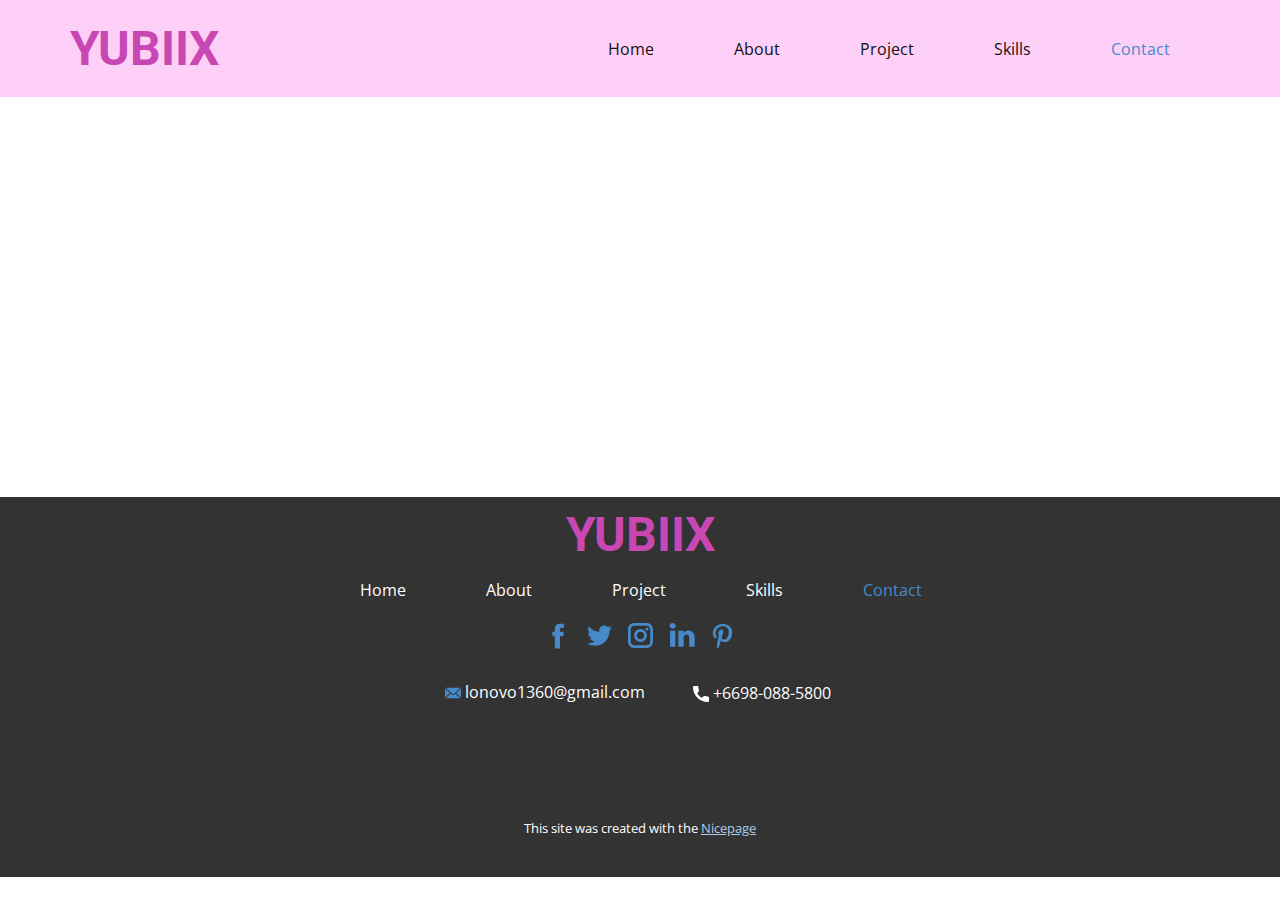
<file: Site1/Contact.html>
<!DOCTYPE html>
<html style="font-size: 16px;" lang="en"><head>
    <meta name="viewport" content="width=device-width, initial-scale=1.0">
    <meta charset="utf-8">
    <meta name="keywords" content="YUBIIX, YUBIIX">
    <meta name="description" content="">
    <title>Contact</title>
    <link rel="stylesheet" href="nicepage.css" media="screen">
<link rel="stylesheet" href="Contact.css" media="screen">
    <script class="u-script" type="text/javascript" src="jquery.js" defer=""></script>
    <script class="u-script" type="text/javascript" src="nicepage.js" defer=""></script>
    <meta name="generator" content="Nicepage 6.20.0, nicepage.com">
    <link id="u-theme-google-font" rel="stylesheet" href="https://fonts.googleapis.com/css?family=Roboto:100,100i,300,300i,400,400i,500,500i,700,700i,900,900i|Open+Sans:300,300i,400,400i,500,500i,600,600i,700,700i,800,800i">
    
    
    
    <script type="application/ld+json">{
		"@context": "http://schema.org",
		"@type": "Organization",
		"name": "",
		"sameAs": [
				"https://facebook.com/facebook.com",
				"https://twitter.com/twitter.com",
				"https://www.instagram.com/instagram.com",
				"https://linkedin.com/in/linkedin.com",
				"https://pinterest.com/pinterest.com"
		]
}</script>
    <meta name="theme-color" content="#478ac9">
    <meta name="twitter:site" content="@">
    <meta name="twitter:card" content="summary_large_image">
    <meta name="twitter:title" content="Contact">
    <meta name="twitter:description" content="">
    <meta property="og:title" content="Contact">
    <meta property="og:type" content="website">
  <meta data-intl-tel-input-cdn-path="intlTelInput/"></head>
  <body data-path-to-root="./" data-include-products="false" class="u-body u-xl-mode" data-lang="en"><header class="u-clearfix u-custom-color-3 u-header u-header" id="sec-2d95"><div class="u-clearfix u-sheet u-sheet-1">
        <nav class="u-menu u-menu-one-level u-offcanvas u-menu-1">
          <div class="menu-collapse" style="font-size: 1rem; letter-spacing: 0px;">
            <a class="u-button-style u-custom-left-right-menu-spacing u-custom-padding-bottom u-custom-top-bottom-menu-spacing u-nav-link u-text-active-palette-1-base u-text-hover-palette-2-base" href="#">
              <svg class="u-svg-link" viewBox="0 0 24 24"><use xlink:href="#menu-hamburger"></use></svg>
              <svg class="u-svg-content" version="1.1" id="menu-hamburger" viewBox="0 0 16 16" x="0px" y="0px" xmlns:xlink="http://www.w3.org/1999/xlink" xmlns="http://www.w3.org/2000/svg"><g><rect y="1" width="16" height="2"></rect><rect y="7" width="16" height="2"></rect><rect y="13" width="16" height="2"></rect>
</g></svg>
            </a>
          </div>
          <div class="u-custom-menu u-nav-container">
            <ul class="u-nav u-unstyled u-nav-1"><li class="u-nav-item"><a class="u-button-style u-nav-link u-text-active-palette-1-base u-text-hover-palette-2-base" href="./" style="padding: 10px 40px;">Home</a>
</li><li class="u-nav-item"><a class="u-button-style u-nav-link u-text-active-palette-1-base u-text-hover-palette-2-base" href="Skills.html" style="padding: 10px 40px;">About</a>
</li><li class="u-nav-item"><a class="u-button-style u-nav-link u-text-active-palette-1-base u-text-hover-palette-2-base" href="./" style="padding: 10px 40px;">Project</a>
</li><li class="u-nav-item"><a class="u-button-style u-nav-link u-text-active-palette-1-base u-text-hover-palette-2-base" href="Skills.html" style="padding: 10px 40px;">Skills</a>
</li><li class="u-nav-item"><a class="u-button-style u-nav-link u-text-active-palette-1-base u-text-hover-palette-2-base" href="Contact.html" style="padding: 10px 40px;">Contact</a>
</li></ul>
          </div>
          <div class="u-custom-menu u-nav-container-collapse">
            <div class="u-black u-container-style u-inner-container-layout u-opacity u-opacity-95 u-sidenav">
              <div class="u-inner-container-layout u-sidenav-overflow">
                <div class="u-menu-close"></div>
                <ul class="u-align-center u-nav u-popupmenu-items u-unstyled u-nav-2"><li class="u-nav-item"><a class="u-button-style u-nav-link" href="./">Home</a>
</li><li class="u-nav-item"><a class="u-button-style u-nav-link" href="Skills.html">About</a>
</li><li class="u-nav-item"><a class="u-button-style u-nav-link" href="./">Project</a>
</li><li class="u-nav-item"><a class="u-button-style u-nav-link" href="Skills.html">Skills</a>
</li><li class="u-nav-item"><a class="u-button-style u-nav-link" href="Contact.html">Contact</a>
</li></ul>
              </div>
            </div>
            <div class="u-black u-menu-overlay u-opacity u-opacity-70"></div>
          </div>
        </nav>
        <h1 class="u-text u-text-custom-color-1 u-text-default u-text-1">YUBIIX</h1>
      </div></header>
    <section class="u-clearfix u-section-1" id="sec-8ffd">
      <div class="u-clearfix u-sheet u-sheet-1"></div>
    </section>
    
    
    
    <footer class="u-align-center u-clearfix u-footer u-grey-80 u-footer" id="sec-6b33"><div class="u-clearfix u-sheet u-sheet-1">
        <h1 class="u-text u-text-custom-color-1 u-text-default u-text-1">YUBIIX</h1>
        <nav class="u-menu u-menu-one-level u-offcanvas u-menu-1">
          <div class="menu-collapse" style="font-size: 1rem; letter-spacing: 0px;">
            <a class="u-button-style u-custom-left-right-menu-spacing u-custom-padding-bottom u-custom-top-bottom-menu-spacing u-nav-link u-text-active-palette-1-base u-text-hover-palette-2-base" href="#">
              <svg class="u-svg-link" viewBox="0 0 24 24"><use xlink:href="#svg-9745"></use></svg>
              <svg class="u-svg-content" version="1.1" id="svg-9745" viewBox="0 0 16 16" x="0px" y="0px" xmlns:xlink="http://www.w3.org/1999/xlink" xmlns="http://www.w3.org/2000/svg"><g><rect y="1" width="16" height="2"></rect><rect y="7" width="16" height="2"></rect><rect y="13" width="16" height="2"></rect>
</g></svg>
            </a>
          </div>
          <div class="u-custom-menu u-nav-container">
            <ul class="u-nav u-unstyled u-nav-1"><li class="u-nav-item"><a class="u-button-style u-nav-link u-text-active-palette-1-base u-text-hover-palette-2-base" href="./" style="padding: 10px 40px;">Home</a>
</li><li class="u-nav-item"><a class="u-button-style u-nav-link u-text-active-palette-1-base u-text-hover-palette-2-base" href="Skills.html" style="padding: 10px 40px;">About</a>
</li><li class="u-nav-item"><a class="u-button-style u-nav-link u-text-active-palette-1-base u-text-hover-palette-2-base" href="./" style="padding: 10px 40px;">Project</a>
</li><li class="u-nav-item"><a class="u-button-style u-nav-link u-text-active-palette-1-base u-text-hover-palette-2-base" href="Skills.html" style="padding: 10px 40px;">Skills</a>
</li><li class="u-nav-item"><a class="u-button-style u-nav-link u-text-active-palette-1-base u-text-hover-palette-2-base" href="Contact.html" style="padding: 10px 39px 10px 40px;">Contact</a>
</li></ul>
          </div>
          <div class="u-custom-menu u-nav-container-collapse">
            <div class="u-black u-container-style u-inner-container-layout u-opacity u-opacity-95 u-sidenav">
              <div class="u-inner-container-layout u-sidenav-overflow">
                <div class="u-menu-close"></div>
                <ul class="u-align-center u-nav u-popupmenu-items u-unstyled u-nav-2"><li class="u-nav-item"><a class="u-button-style u-nav-link" href="./">Home</a>
</li><li class="u-nav-item"><a class="u-button-style u-nav-link" href="Skills.html">About</a>
</li><li class="u-nav-item"><a class="u-button-style u-nav-link" href="./">Project</a>
</li><li class="u-nav-item"><a class="u-button-style u-nav-link" href="Skills.html">Skills</a>
</li><li class="u-nav-item"><a class="u-button-style u-nav-link" href="Contact.html">Contact</a>
</li></ul>
              </div>
            </div>
            <div class="u-black u-menu-overlay u-opacity u-opacity-70"></div>
          </div>
        </nav>
        <div class="u-align-left u-social-icons u-spacing-10 u-social-icons-1">
          <a class="u-social-url" target="_blank" href="https://facebook.com/facebook.com"><span class="u-icon u-icon-circle u-social-facebook u-social-icon u-text-palette-1-base u-icon-1">
                    <svg class="u-svg-link" preserveAspectRatio="xMidYMin slice" viewBox="0 0 112 112" style=""><use xlink:href="#svg-0479"></use></svg>
                    <svg x="0px" y="0px" viewBox="0 0 112 112" id="svg-0479" class="u-svg-content"><path d="M75.5,28.8H65.4c-1.5,0-4,0.9-4,4.3v9.4h13.9l-1.5,15.8H61.4v45.1H42.8V58.3h-8.8V42.4h8.8V32.2 c0-7.4,3.4-18.8,18.8-18.8h13.8v15.4H75.5z"></path></svg>
                  </span>
          </a>
          <a class="u-social-url" target="_blank" href="https://twitter.com/twitter.com"><span class="u-icon u-icon-circle u-social-icon u-social-twitter u-text-palette-1-base u-icon-2">
                    <svg class="u-svg-link" preserveAspectRatio="xMidYMin slice" viewBox="0 0 112 112" style=""><use xlink:href="#svg-795f"></use></svg>
                    <svg x="0px" y="0px" viewBox="0 0 112 112" id="svg-795f" class="u-svg-content"><path d="M92.2,38.2c0,0.8,0,1.6,0,2.3c0,24.3-18.6,52.4-52.6,52.4c-10.6,0.1-20.2-2.9-28.5-8.2 c1.4,0.2,2.9,0.2,4.4,0.2c8.7,0,16.7-2.9,23-7.9c-8.1-0.2-14.9-5.5-17.3-12.8c1.1,0.2,2.4,0.2,3.4,0.2c1.6,0,3.3-0.2,4.8-0.7 c-8.4-1.6-14.9-9.2-14.9-18c0-0.2,0-0.2,0-0.2c2.5,1.4,5.4,2.2,8.4,2.3c-5-3.3-8.3-8.9-8.3-15.4c0-3.4,1-6.5,2.5-9.2 c9.1,11.1,22.7,18.5,38,19.2c-0.2-1.4-0.4-2.8-0.4-4.3c0.1-10,8.3-18.2,18.5-18.2c5.4,0,10.1,2.2,13.5,5.7c4.3-0.8,8.1-2.3,11.7-4.5 c-1.4,4.3-4.3,7.9-8.1,10.1c3.7-0.4,7.3-1.4,10.6-2.9C98.9,32.3,95.7,35.5,92.2,38.2z"></path></svg>
                  </span>
          </a>
          <a class="u-social-url" target="_blank" href="https://www.instagram.com/instagram.com"><span class="u-icon u-icon-circle u-social-icon u-social-instagram u-text-palette-1-base u-icon-3">
                    <svg class="u-svg-link" preserveAspectRatio="xMidYMin slice" viewBox="0 0 112 112" style=""><use xlink:href="#svg-2944"></use></svg>
                    <svg x="0px" y="0px" viewBox="0 0 112 112" id="svg-2944" class="u-svg-content"><path d="M55.9,32.9c-12.8,0-23.2,10.4-23.2,23.2s10.4,23.2,23.2,23.2s23.2-10.4,23.2-23.2S68.7,32.9,55.9,32.9z M55.9,69.4c-7.4,0-13.3-6-13.3-13.3c-0.1-7.4,6-13.3,13.3-13.3s13.3,6,13.3,13.3C69.3,63.5,63.3,69.4,55.9,69.4z"></path><path d="M79.7,26.8c-3,0-5.4,2.5-5.4,5.4s2.5,5.4,5.4,5.4c3,0,5.4-2.5,5.4-5.4S82.7,26.8,79.7,26.8z"></path><path d="M78.2,11H33.5C21,11,10.8,21.3,10.8,33.7v44.7c0,12.6,10.2,22.8,22.7,22.8h44.7c12.6,0,22.7-10.2,22.7-22.7 V33.7C100.8,21.1,90.6,11,78.2,11z M91,78.4c0,7.1-5.8,12.8-12.8,12.8H33.5c-7.1,0-12.8-5.8-12.8-12.8V33.7 c0-7.1,5.8-12.8,12.8-12.8h44.7c7.1,0,12.8,5.8,12.8,12.8V78.4z"></path></svg>
                  </span>
          </a>
          <a class="u-social-url" target="_blank" href="https://linkedin.com/in/linkedin.com"><span class="u-icon u-icon-circle u-social-icon u-social-linkedin u-text-palette-1-base u-icon-4">
                    <svg class="u-svg-link" preserveAspectRatio="xMidYMin slice" viewBox="0 0 112 112" style=""><use xlink:href="#svg-9575"></use></svg>
                    <svg x="0px" y="0px" viewBox="0 0 112 112" id="svg-9575" class="u-svg-content"><path d="M33.8,96.8H14.5v-58h19.3V96.8z M24.1,30.9L24.1,30.9c-6.6,0-10.8-4.5-10.8-10.1c0-5.8,4.3-10.1,10.9-10.1 S34.9,15,35.1,20.8C35.1,26.4,30.8,30.9,24.1,30.9z M103.3,96.8H84.1v-31c0-7.8-2.7-13.1-9.8-13.1c-5.3,0-8.5,3.6-9.9,7.1 c-0.6,1.3-0.6,3-0.6,4.8V97H44.5c0,0,0.3-52.6,0-58h19.3v8.2c2.6-3.9,7.2-9.6,17.4-9.6c12.7,0,22.2,8.4,22.2,26.1V96.8z"></path></svg>
                  </span>
          </a>
          <a class="u-social-url" target="_blank" href="https://pinterest.com/pinterest.com"><span class="u-icon u-icon-circle u-social-icon u-social-pinterest u-text-palette-1-base u-icon-5">
                    <svg class="u-svg-link" preserveAspectRatio="xMidYMin slice" viewBox="0 0 112 112" style=""><use xlink:href="#svg-2195"></use></svg>
                    <svg x="0px" y="0px" viewBox="0 0 112 112" id="svg-2195" class="u-svg-content"><path d="M61.9,79.8c-5.5-0.3-7.8-3.1-12-5.8c-2.3,12.4-5.4,24.3-13.8,30.5c-2.6-18.7,3.8-32.8,6.9-47.7 c-5.1-8.7,0.7-26.2,11.5-21.9c13.5,5.4-11.6,32.3,5.1,35.7c17.6,3.5,24.7-30.5,13.8-41.4c-15.7-16.1-45.7-0.5-42,22.3 c0.9,5.6,6.7,7.2,2.3,15c-10.1-2.2-13-10.2-12.7-20.7c0.6-17.3,15.5-29.3,30.5-31.1c19-2.2,36.8,6.9,39.2,24.7 C93.4,59.5,82.3,81.3,61.9,79.8z"></path></svg>
                  </span>
          </a>
        </div>
        <a href="#" class="u-active-none u-btn u-btn-rectangle u-button-style u-hover-none u-none u-btn-1"><span class="u-icon"><svg class="u-svg-content" viewBox="0 0 405.333 405.333" x="0px" y="0px" style="width: 1em; height: 1em;"><path d="M373.333,266.88c-25.003,0-49.493-3.904-72.704-11.563c-11.328-3.904-24.192-0.896-31.637,6.699l-46.016,34.752    c-52.8-28.181-86.592-61.952-114.389-114.368l33.813-44.928c8.512-8.512,11.563-20.971,7.915-32.64    C142.592,81.472,138.667,56.96,138.667,32c0-17.643-14.357-32-32-32H32C14.357,0,0,14.357,0,32    c0,205.845,167.488,373.333,373.333,373.333c17.643,0,32-14.357,32-32V298.88C405.333,281.237,390.976,266.88,373.333,266.88z"></path></svg></span>&nbsp;+6698-088-5800
        </a>
        <a href="mailto:info@site.com" class="u-active-none u-btn u-btn-rectangle u-button-style u-hover-none u-none u-text-white u-btn-2">&nbsp; <span class="u-icon u-icon-7"><svg class="u-svg-content" viewBox="0 0 24 16" x="0px" y="0px" style="width: 1em; height: 1em;"><path fill="currentColor" d="M23.8,1.1l-7.3,6.8l7.3,6.8c0.1-0.2,0.2-0.6,0.2-0.9V2C24,1.7,23.9,1.4,23.8,1.1z M21.8,0H2.2
	c-0.4,0-0.7,0.1-1,0.2L10.6,9c0.8,0.8,2.2,0.8,3,0l9.2-8.7C22.6,0.1,22.2,0,21.8,0z M0.2,1.1C0.1,1.4,0,1.7,0,2V14
	c0,0.3,0.1,0.6,0.2,0.9l7.3-6.8L0.2,1.1z M15.5,9l-1.1,1c-1.3,1.2-3.6,1.2-4.9,0l-1-1l-7.3,6.8c0.2,0.1,0.6,0.2,1,0.2H22
	c0.4,0,0.6-0.1,1-0.2L15.5,9z"></path></svg></span>&nbsp;lonovo1360@gmail.com
        </a>
      </div></footer>
    <section class="u-backlink u-clearfix u-grey-80">
      <p class="u-text">
        <span>This site was created with the </span>
        <a class="u-link" href="https://nicepage.com/" target="_blank" rel="nofollow">
          <span>Nicepage</span>
        </a>
      </p>
    </section>
  
</body></html>
</file>
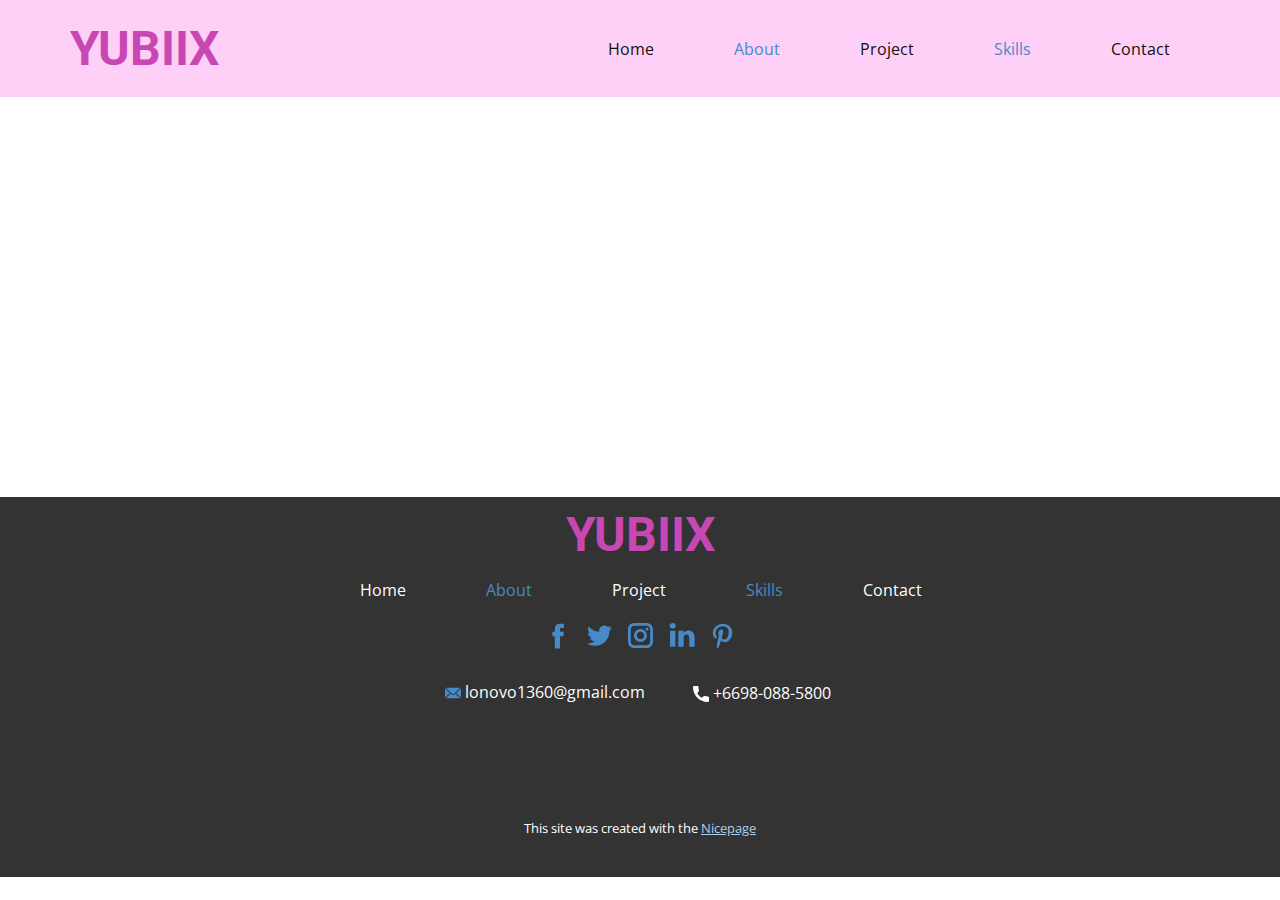
<file: Site1/Skills.html>
<!DOCTYPE html>
<html style="font-size: 16px;" lang="en"><head>
    <meta name="viewport" content="width=device-width, initial-scale=1.0">
    <meta charset="utf-8">
    <meta name="keywords" content="YUBIIX, YUBIIX">
    <meta name="description" content="">
    <title>Skills</title>
    <link rel="stylesheet" href="nicepage.css" media="screen">
<link rel="stylesheet" href="Skills.css" media="screen">
    <script class="u-script" type="text/javascript" src="jquery.js" defer=""></script>
    <script class="u-script" type="text/javascript" src="nicepage.js" defer=""></script>
    <meta name="generator" content="Nicepage 6.20.0, nicepage.com">
    <link id="u-theme-google-font" rel="stylesheet" href="https://fonts.googleapis.com/css?family=Roboto:100,100i,300,300i,400,400i,500,500i,700,700i,900,900i|Open+Sans:300,300i,400,400i,500,500i,600,600i,700,700i,800,800i">
    
    
    
    <script type="application/ld+json">{
		"@context": "http://schema.org",
		"@type": "Organization",
		"name": "",
		"sameAs": [
				"https://facebook.com/facebook.com",
				"https://twitter.com/twitter.com",
				"https://www.instagram.com/instagram.com",
				"https://linkedin.com/in/linkedin.com",
				"https://pinterest.com/pinterest.com"
		]
}</script>
    <meta name="theme-color" content="#478ac9">
    <meta name="twitter:site" content="@">
    <meta name="twitter:card" content="summary_large_image">
    <meta name="twitter:title" content="Skills">
    <meta name="twitter:description" content="">
    <meta property="og:title" content="Skills">
    <meta property="og:type" content="website">
  <meta data-intl-tel-input-cdn-path="intlTelInput/"></head>
  <body data-path-to-root="./" data-include-products="false" class="u-body u-xl-mode" data-lang="en"><header class="u-clearfix u-custom-color-3 u-header u-header" id="sec-2d95"><div class="u-clearfix u-sheet u-sheet-1">
        <nav class="u-menu u-menu-one-level u-offcanvas u-menu-1">
          <div class="menu-collapse" style="font-size: 1rem; letter-spacing: 0px;">
            <a class="u-button-style u-custom-left-right-menu-spacing u-custom-padding-bottom u-custom-top-bottom-menu-spacing u-nav-link u-text-active-palette-1-base u-text-hover-palette-2-base" href="#">
              <svg class="u-svg-link" viewBox="0 0 24 24"><use xlink:href="#menu-hamburger"></use></svg>
              <svg class="u-svg-content" version="1.1" id="menu-hamburger" viewBox="0 0 16 16" x="0px" y="0px" xmlns:xlink="http://www.w3.org/1999/xlink" xmlns="http://www.w3.org/2000/svg"><g><rect y="1" width="16" height="2"></rect><rect y="7" width="16" height="2"></rect><rect y="13" width="16" height="2"></rect>
</g></svg>
            </a>
          </div>
          <div class="u-custom-menu u-nav-container">
            <ul class="u-nav u-unstyled u-nav-1"><li class="u-nav-item"><a class="u-button-style u-nav-link u-text-active-palette-1-base u-text-hover-palette-2-base" href="./" style="padding: 10px 40px;">Home</a>
</li><li class="u-nav-item"><a class="u-button-style u-nav-link u-text-active-palette-1-base u-text-hover-palette-2-base" href="Skills.html" style="padding: 10px 40px;">About</a>
</li><li class="u-nav-item"><a class="u-button-style u-nav-link u-text-active-palette-1-base u-text-hover-palette-2-base" href="./" style="padding: 10px 40px;">Project</a>
</li><li class="u-nav-item"><a class="u-button-style u-nav-link u-text-active-palette-1-base u-text-hover-palette-2-base" href="Skills.html" style="padding: 10px 40px;">Skills</a>
</li><li class="u-nav-item"><a class="u-button-style u-nav-link u-text-active-palette-1-base u-text-hover-palette-2-base" href="Contact.html" style="padding: 10px 40px;">Contact</a>
</li></ul>
          </div>
          <div class="u-custom-menu u-nav-container-collapse">
            <div class="u-black u-container-style u-inner-container-layout u-opacity u-opacity-95 u-sidenav">
              <div class="u-inner-container-layout u-sidenav-overflow">
                <div class="u-menu-close"></div>
                <ul class="u-align-center u-nav u-popupmenu-items u-unstyled u-nav-2"><li class="u-nav-item"><a class="u-button-style u-nav-link" href="./">Home</a>
</li><li class="u-nav-item"><a class="u-button-style u-nav-link" href="Skills.html">About</a>
</li><li class="u-nav-item"><a class="u-button-style u-nav-link" href="./">Project</a>
</li><li class="u-nav-item"><a class="u-button-style u-nav-link" href="Skills.html">Skills</a>
</li><li class="u-nav-item"><a class="u-button-style u-nav-link" href="Contact.html">Contact</a>
</li></ul>
              </div>
            </div>
            <div class="u-black u-menu-overlay u-opacity u-opacity-70"></div>
          </div>
        </nav>
        <h1 class="u-text u-text-custom-color-1 u-text-default u-text-1">YUBIIX</h1>
      </div></header>
    <section class="u-clearfix u-section-1" id="sec-3228">
      <div class="u-clearfix u-sheet u-sheet-1"></div>
    </section>
    
    
    
    <footer class="u-align-center u-clearfix u-footer u-grey-80 u-footer" id="sec-6b33"><div class="u-clearfix u-sheet u-sheet-1">
        <h1 class="u-text u-text-custom-color-1 u-text-default u-text-1">YUBIIX</h1>
        <nav class="u-menu u-menu-one-level u-offcanvas u-menu-1">
          <div class="menu-collapse" style="font-size: 1rem; letter-spacing: 0px;">
            <a class="u-button-style u-custom-left-right-menu-spacing u-custom-padding-bottom u-custom-top-bottom-menu-spacing u-nav-link u-text-active-palette-1-base u-text-hover-palette-2-base" href="#">
              <svg class="u-svg-link" viewBox="0 0 24 24"><use xlink:href="#svg-9745"></use></svg>
              <svg class="u-svg-content" version="1.1" id="svg-9745" viewBox="0 0 16 16" x="0px" y="0px" xmlns:xlink="http://www.w3.org/1999/xlink" xmlns="http://www.w3.org/2000/svg"><g><rect y="1" width="16" height="2"></rect><rect y="7" width="16" height="2"></rect><rect y="13" width="16" height="2"></rect>
</g></svg>
            </a>
          </div>
          <div class="u-custom-menu u-nav-container">
            <ul class="u-nav u-unstyled u-nav-1"><li class="u-nav-item"><a class="u-button-style u-nav-link u-text-active-palette-1-base u-text-hover-palette-2-base" href="./" style="padding: 10px 40px;">Home</a>
</li><li class="u-nav-item"><a class="u-button-style u-nav-link u-text-active-palette-1-base u-text-hover-palette-2-base" href="Skills.html" style="padding: 10px 40px;">About</a>
</li><li class="u-nav-item"><a class="u-button-style u-nav-link u-text-active-palette-1-base u-text-hover-palette-2-base" href="./" style="padding: 10px 40px;">Project</a>
</li><li class="u-nav-item"><a class="u-button-style u-nav-link u-text-active-palette-1-base u-text-hover-palette-2-base" href="Skills.html" style="padding: 10px 40px;">Skills</a>
</li><li class="u-nav-item"><a class="u-button-style u-nav-link u-text-active-palette-1-base u-text-hover-palette-2-base" href="Contact.html" style="padding: 10px 39px 10px 40px;">Contact</a>
</li></ul>
          </div>
          <div class="u-custom-menu u-nav-container-collapse">
            <div class="u-black u-container-style u-inner-container-layout u-opacity u-opacity-95 u-sidenav">
              <div class="u-inner-container-layout u-sidenav-overflow">
                <div class="u-menu-close"></div>
                <ul class="u-align-center u-nav u-popupmenu-items u-unstyled u-nav-2"><li class="u-nav-item"><a class="u-button-style u-nav-link" href="./">Home</a>
</li><li class="u-nav-item"><a class="u-button-style u-nav-link" href="Skills.html">About</a>
</li><li class="u-nav-item"><a class="u-button-style u-nav-link" href="./">Project</a>
</li><li class="u-nav-item"><a class="u-button-style u-nav-link" href="Skills.html">Skills</a>
</li><li class="u-nav-item"><a class="u-button-style u-nav-link" href="Contact.html">Contact</a>
</li></ul>
              </div>
            </div>
            <div class="u-black u-menu-overlay u-opacity u-opacity-70"></div>
          </div>
        </nav>
        <div class="u-align-left u-social-icons u-spacing-10 u-social-icons-1">
          <a class="u-social-url" target="_blank" href="https://facebook.com/facebook.com"><span class="u-icon u-icon-circle u-social-facebook u-social-icon u-text-palette-1-base u-icon-1">
                    <svg class="u-svg-link" preserveAspectRatio="xMidYMin slice" viewBox="0 0 112 112" style=""><use xlink:href="#svg-0479"></use></svg>
                    <svg x="0px" y="0px" viewBox="0 0 112 112" id="svg-0479" class="u-svg-content"><path d="M75.5,28.8H65.4c-1.5,0-4,0.9-4,4.3v9.4h13.9l-1.5,15.8H61.4v45.1H42.8V58.3h-8.8V42.4h8.8V32.2 c0-7.4,3.4-18.8,18.8-18.8h13.8v15.4H75.5z"></path></svg>
                  </span>
          </a>
          <a class="u-social-url" target="_blank" href="https://twitter.com/twitter.com"><span class="u-icon u-icon-circle u-social-icon u-social-twitter u-text-palette-1-base u-icon-2">
                    <svg class="u-svg-link" preserveAspectRatio="xMidYMin slice" viewBox="0 0 112 112" style=""><use xlink:href="#svg-795f"></use></svg>
                    <svg x="0px" y="0px" viewBox="0 0 112 112" id="svg-795f" class="u-svg-content"><path d="M92.2,38.2c0,0.8,0,1.6,0,2.3c0,24.3-18.6,52.4-52.6,52.4c-10.6,0.1-20.2-2.9-28.5-8.2 c1.4,0.2,2.9,0.2,4.4,0.2c8.7,0,16.7-2.9,23-7.9c-8.1-0.2-14.9-5.5-17.3-12.8c1.1,0.2,2.4,0.2,3.4,0.2c1.6,0,3.3-0.2,4.8-0.7 c-8.4-1.6-14.9-9.2-14.9-18c0-0.2,0-0.2,0-0.2c2.5,1.4,5.4,2.2,8.4,2.3c-5-3.3-8.3-8.9-8.3-15.4c0-3.4,1-6.5,2.5-9.2 c9.1,11.1,22.7,18.5,38,19.2c-0.2-1.4-0.4-2.8-0.4-4.3c0.1-10,8.3-18.2,18.5-18.2c5.4,0,10.1,2.2,13.5,5.7c4.3-0.8,8.1-2.3,11.7-4.5 c-1.4,4.3-4.3,7.9-8.1,10.1c3.7-0.4,7.3-1.4,10.6-2.9C98.9,32.3,95.7,35.5,92.2,38.2z"></path></svg>
                  </span>
          </a>
          <a class="u-social-url" target="_blank" href="https://www.instagram.com/instagram.com"><span class="u-icon u-icon-circle u-social-icon u-social-instagram u-text-palette-1-base u-icon-3">
                    <svg class="u-svg-link" preserveAspectRatio="xMidYMin slice" viewBox="0 0 112 112" style=""><use xlink:href="#svg-2944"></use></svg>
                    <svg x="0px" y="0px" viewBox="0 0 112 112" id="svg-2944" class="u-svg-content"><path d="M55.9,32.9c-12.8,0-23.2,10.4-23.2,23.2s10.4,23.2,23.2,23.2s23.2-10.4,23.2-23.2S68.7,32.9,55.9,32.9z M55.9,69.4c-7.4,0-13.3-6-13.3-13.3c-0.1-7.4,6-13.3,13.3-13.3s13.3,6,13.3,13.3C69.3,63.5,63.3,69.4,55.9,69.4z"></path><path d="M79.7,26.8c-3,0-5.4,2.5-5.4,5.4s2.5,5.4,5.4,5.4c3,0,5.4-2.5,5.4-5.4S82.7,26.8,79.7,26.8z"></path><path d="M78.2,11H33.5C21,11,10.8,21.3,10.8,33.7v44.7c0,12.6,10.2,22.8,22.7,22.8h44.7c12.6,0,22.7-10.2,22.7-22.7 V33.7C100.8,21.1,90.6,11,78.2,11z M91,78.4c0,7.1-5.8,12.8-12.8,12.8H33.5c-7.1,0-12.8-5.8-12.8-12.8V33.7 c0-7.1,5.8-12.8,12.8-12.8h44.7c7.1,0,12.8,5.8,12.8,12.8V78.4z"></path></svg>
                  </span>
          </a>
          <a class="u-social-url" target="_blank" href="https://linkedin.com/in/linkedin.com"><span class="u-icon u-icon-circle u-social-icon u-social-linkedin u-text-palette-1-base u-icon-4">
                    <svg class="u-svg-link" preserveAspectRatio="xMidYMin slice" viewBox="0 0 112 112" style=""><use xlink:href="#svg-9575"></use></svg>
                    <svg x="0px" y="0px" viewBox="0 0 112 112" id="svg-9575" class="u-svg-content"><path d="M33.8,96.8H14.5v-58h19.3V96.8z M24.1,30.9L24.1,30.9c-6.6,0-10.8-4.5-10.8-10.1c0-5.8,4.3-10.1,10.9-10.1 S34.9,15,35.1,20.8C35.1,26.4,30.8,30.9,24.1,30.9z M103.3,96.8H84.1v-31c0-7.8-2.7-13.1-9.8-13.1c-5.3,0-8.5,3.6-9.9,7.1 c-0.6,1.3-0.6,3-0.6,4.8V97H44.5c0,0,0.3-52.6,0-58h19.3v8.2c2.6-3.9,7.2-9.6,17.4-9.6c12.7,0,22.2,8.4,22.2,26.1V96.8z"></path></svg>
                  </span>
          </a>
          <a class="u-social-url" target="_blank" href="https://pinterest.com/pinterest.com"><span class="u-icon u-icon-circle u-social-icon u-social-pinterest u-text-palette-1-base u-icon-5">
                    <svg class="u-svg-link" preserveAspectRatio="xMidYMin slice" viewBox="0 0 112 112" style=""><use xlink:href="#svg-2195"></use></svg>
                    <svg x="0px" y="0px" viewBox="0 0 112 112" id="svg-2195" class="u-svg-content"><path d="M61.9,79.8c-5.5-0.3-7.8-3.1-12-5.8c-2.3,12.4-5.4,24.3-13.8,30.5c-2.6-18.7,3.8-32.8,6.9-47.7 c-5.1-8.7,0.7-26.2,11.5-21.9c13.5,5.4-11.6,32.3,5.1,35.7c17.6,3.5,24.7-30.5,13.8-41.4c-15.7-16.1-45.7-0.5-42,22.3 c0.9,5.6,6.7,7.2,2.3,15c-10.1-2.2-13-10.2-12.7-20.7c0.6-17.3,15.5-29.3,30.5-31.1c19-2.2,36.8,6.9,39.2,24.7 C93.4,59.5,82.3,81.3,61.9,79.8z"></path></svg>
                  </span>
          </a>
        </div>
        <a href="#" class="u-active-none u-btn u-btn-rectangle u-button-style u-hover-none u-none u-btn-1"><span class="u-icon"><svg class="u-svg-content" viewBox="0 0 405.333 405.333" x="0px" y="0px" style="width: 1em; height: 1em;"><path d="M373.333,266.88c-25.003,0-49.493-3.904-72.704-11.563c-11.328-3.904-24.192-0.896-31.637,6.699l-46.016,34.752    c-52.8-28.181-86.592-61.952-114.389-114.368l33.813-44.928c8.512-8.512,11.563-20.971,7.915-32.64    C142.592,81.472,138.667,56.96,138.667,32c0-17.643-14.357-32-32-32H32C14.357,0,0,14.357,0,32    c0,205.845,167.488,373.333,373.333,373.333c17.643,0,32-14.357,32-32V298.88C405.333,281.237,390.976,266.88,373.333,266.88z"></path></svg></span>&nbsp;+6698-088-5800
        </a>
        <a href="mailto:info@site.com" class="u-active-none u-btn u-btn-rectangle u-button-style u-hover-none u-none u-text-white u-btn-2">&nbsp; <span class="u-icon u-icon-7"><svg class="u-svg-content" viewBox="0 0 24 16" x="0px" y="0px" style="width: 1em; height: 1em;"><path fill="currentColor" d="M23.8,1.1l-7.3,6.8l7.3,6.8c0.1-0.2,0.2-0.6,0.2-0.9V2C24,1.7,23.9,1.4,23.8,1.1z M21.8,0H2.2
	c-0.4,0-0.7,0.1-1,0.2L10.6,9c0.8,0.8,2.2,0.8,3,0l9.2-8.7C22.6,0.1,22.2,0,21.8,0z M0.2,1.1C0.1,1.4,0,1.7,0,2V14
	c0,0.3,0.1,0.6,0.2,0.9l7.3-6.8L0.2,1.1z M15.5,9l-1.1,1c-1.3,1.2-3.6,1.2-4.9,0l-1-1l-7.3,6.8c0.2,0.1,0.6,0.2,1,0.2H22
	c0.4,0,0.6-0.1,1-0.2L15.5,9z"></path></svg></span>&nbsp;lonovo1360@gmail.com
        </a>
      </div></footer>
    <section class="u-backlink u-clearfix u-grey-80">
      <p class="u-text">
        <span>This site was created with the </span>
        <a class="u-link" href="https://nicepage.com/" target="_blank" rel="nofollow">
          <span>Nicepage</span>
        </a>
      </p>
    </section>
  
</body></html>
</file>
